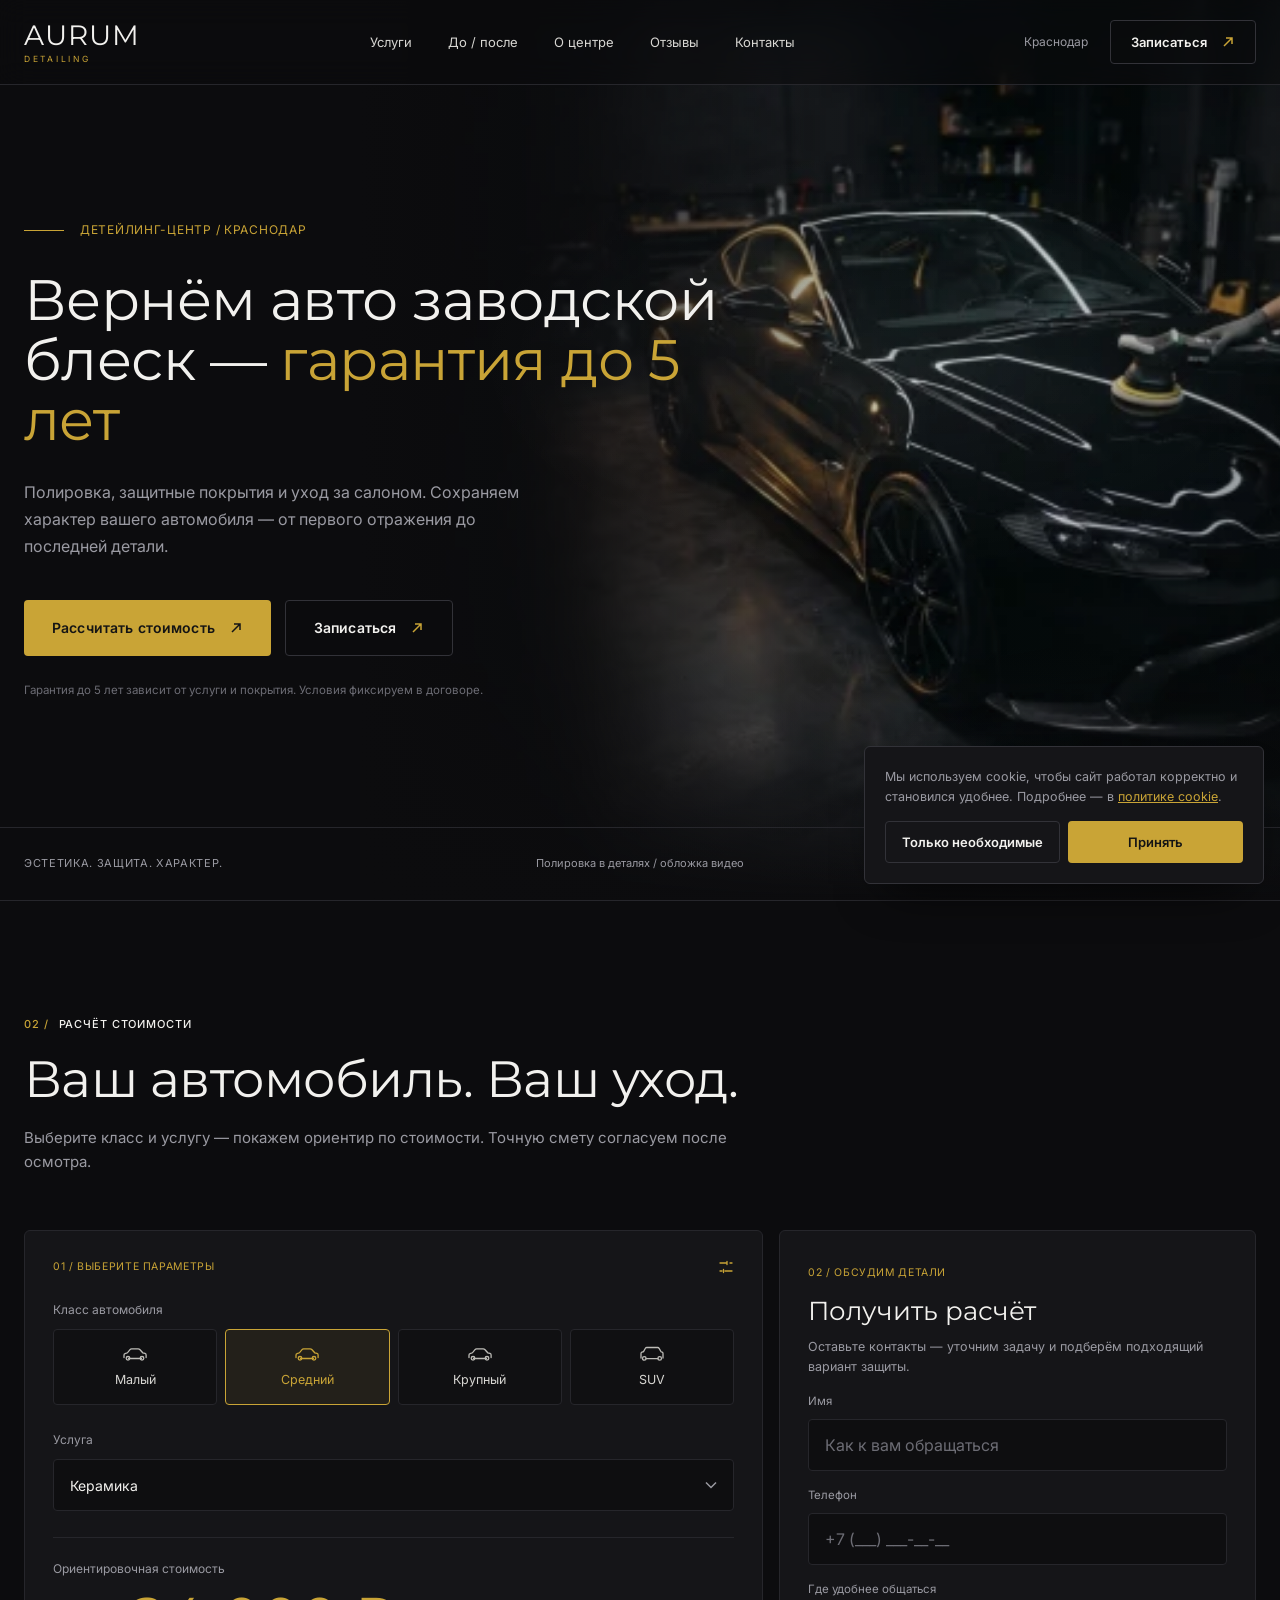
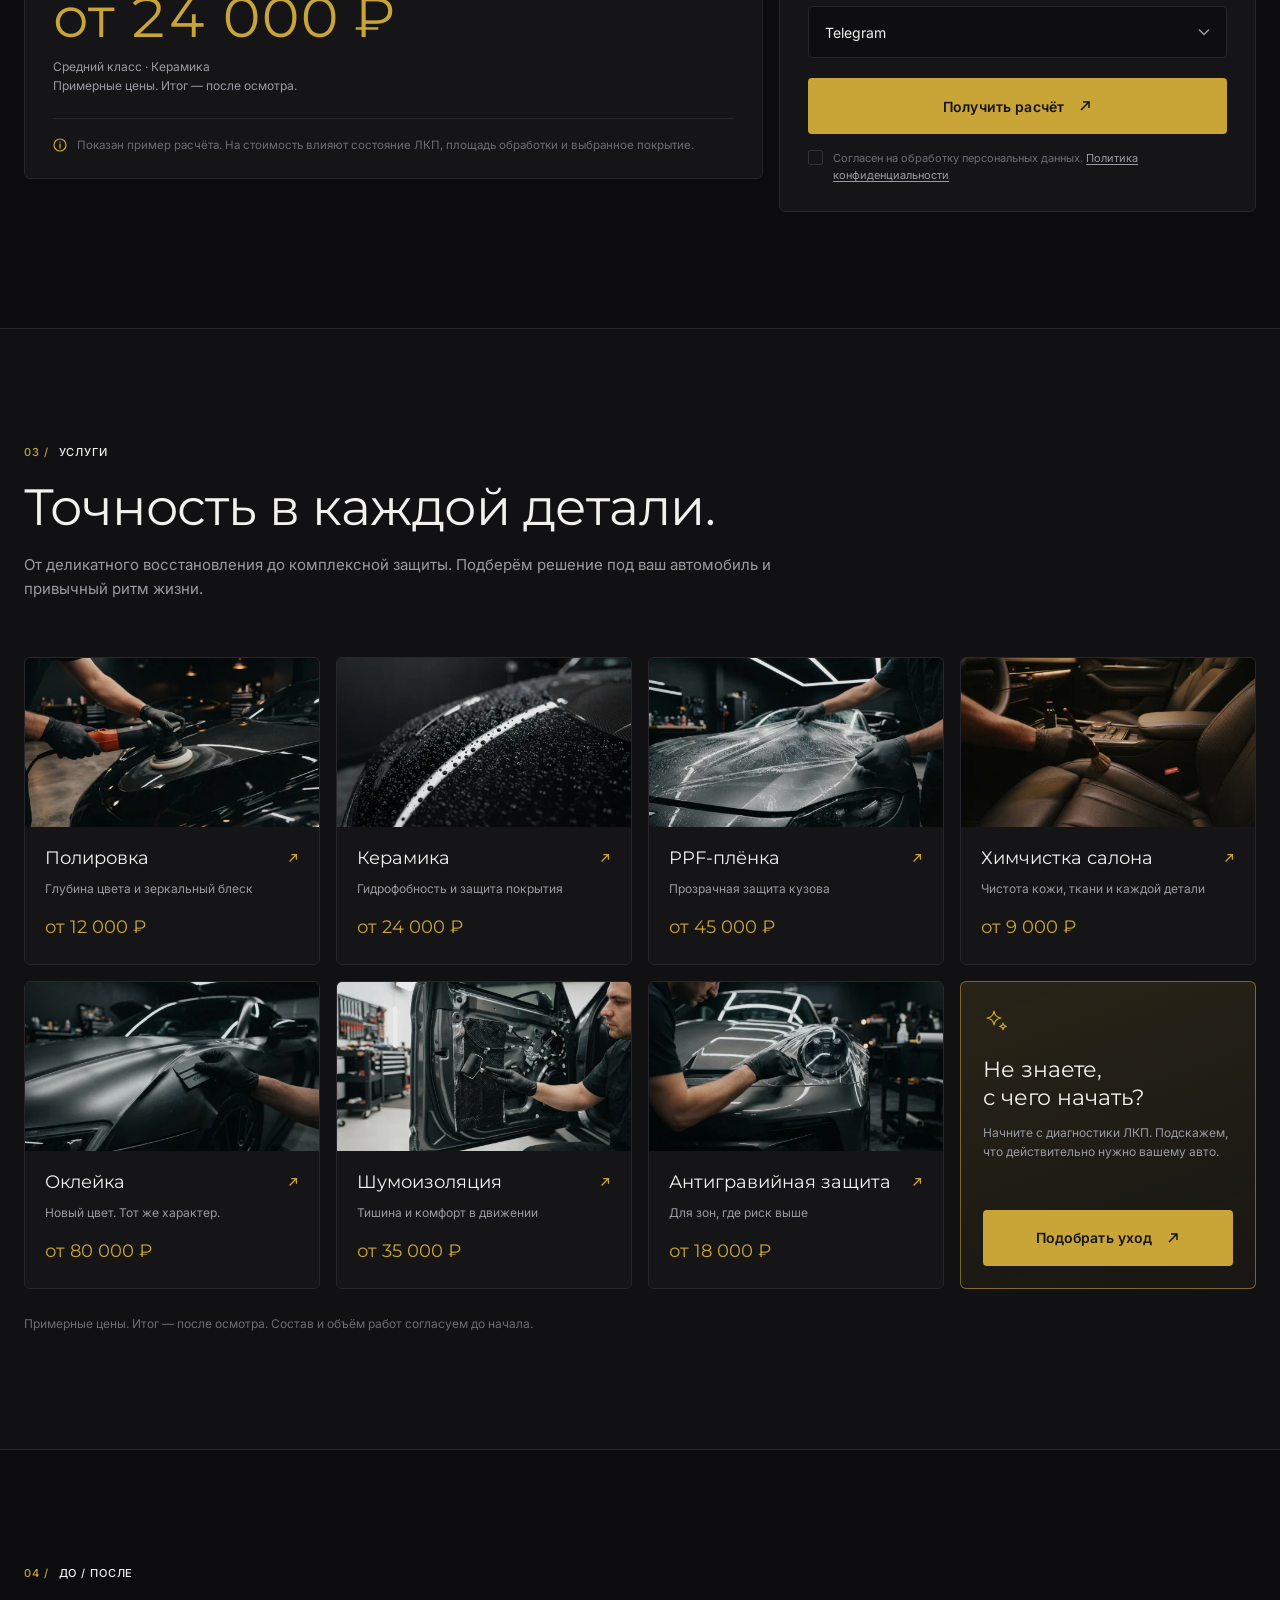
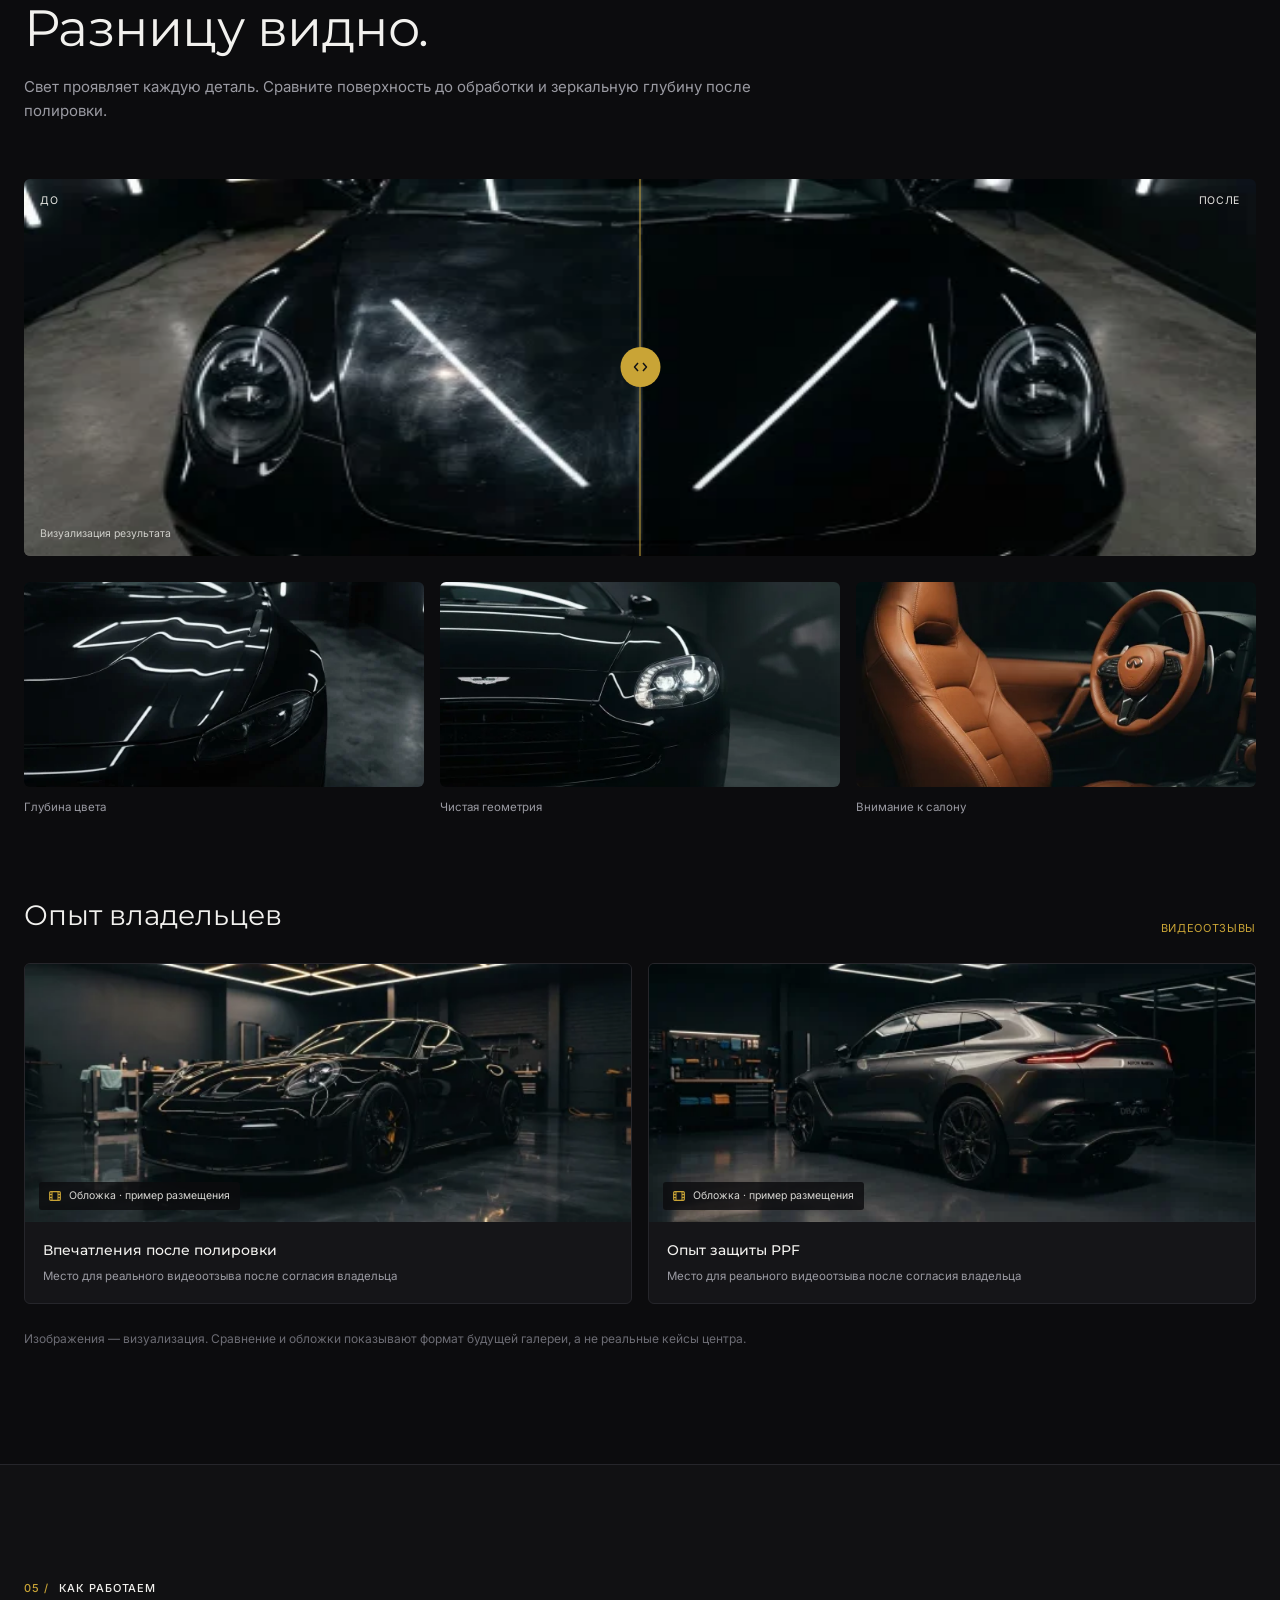
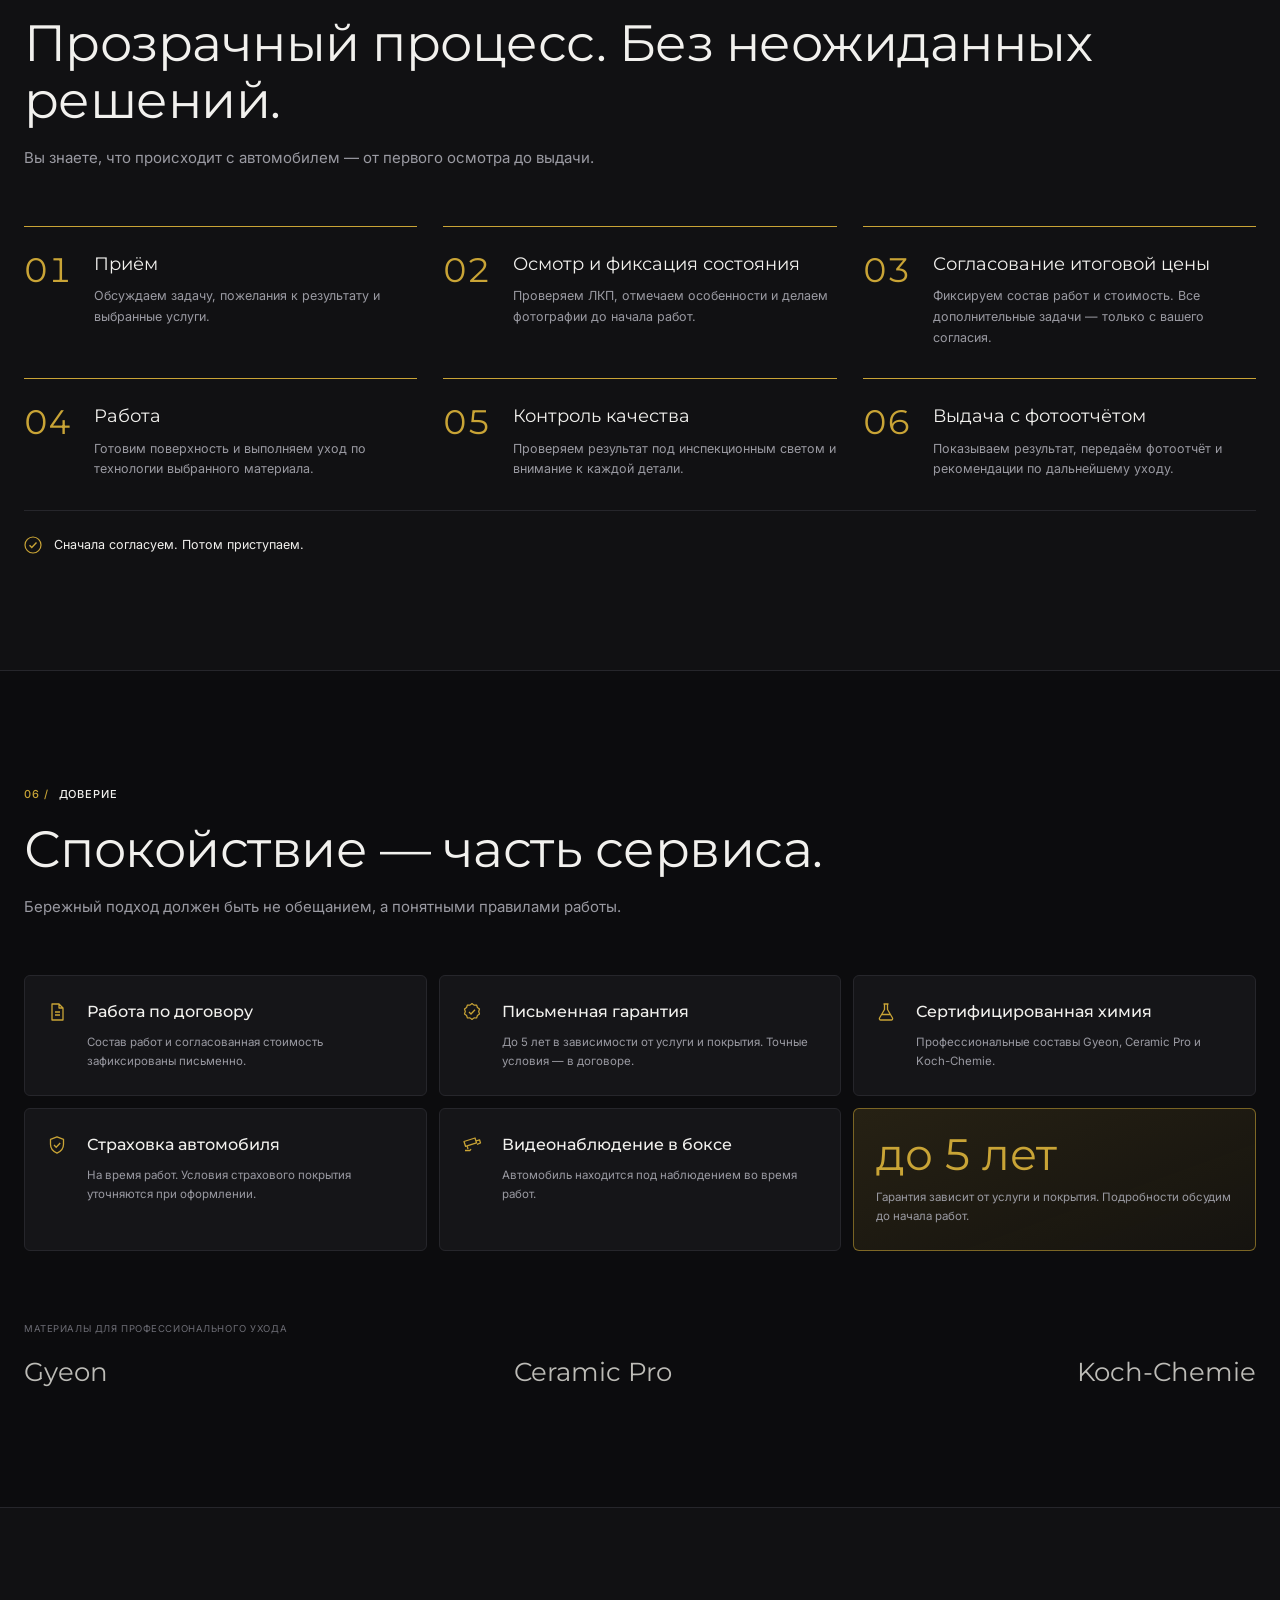
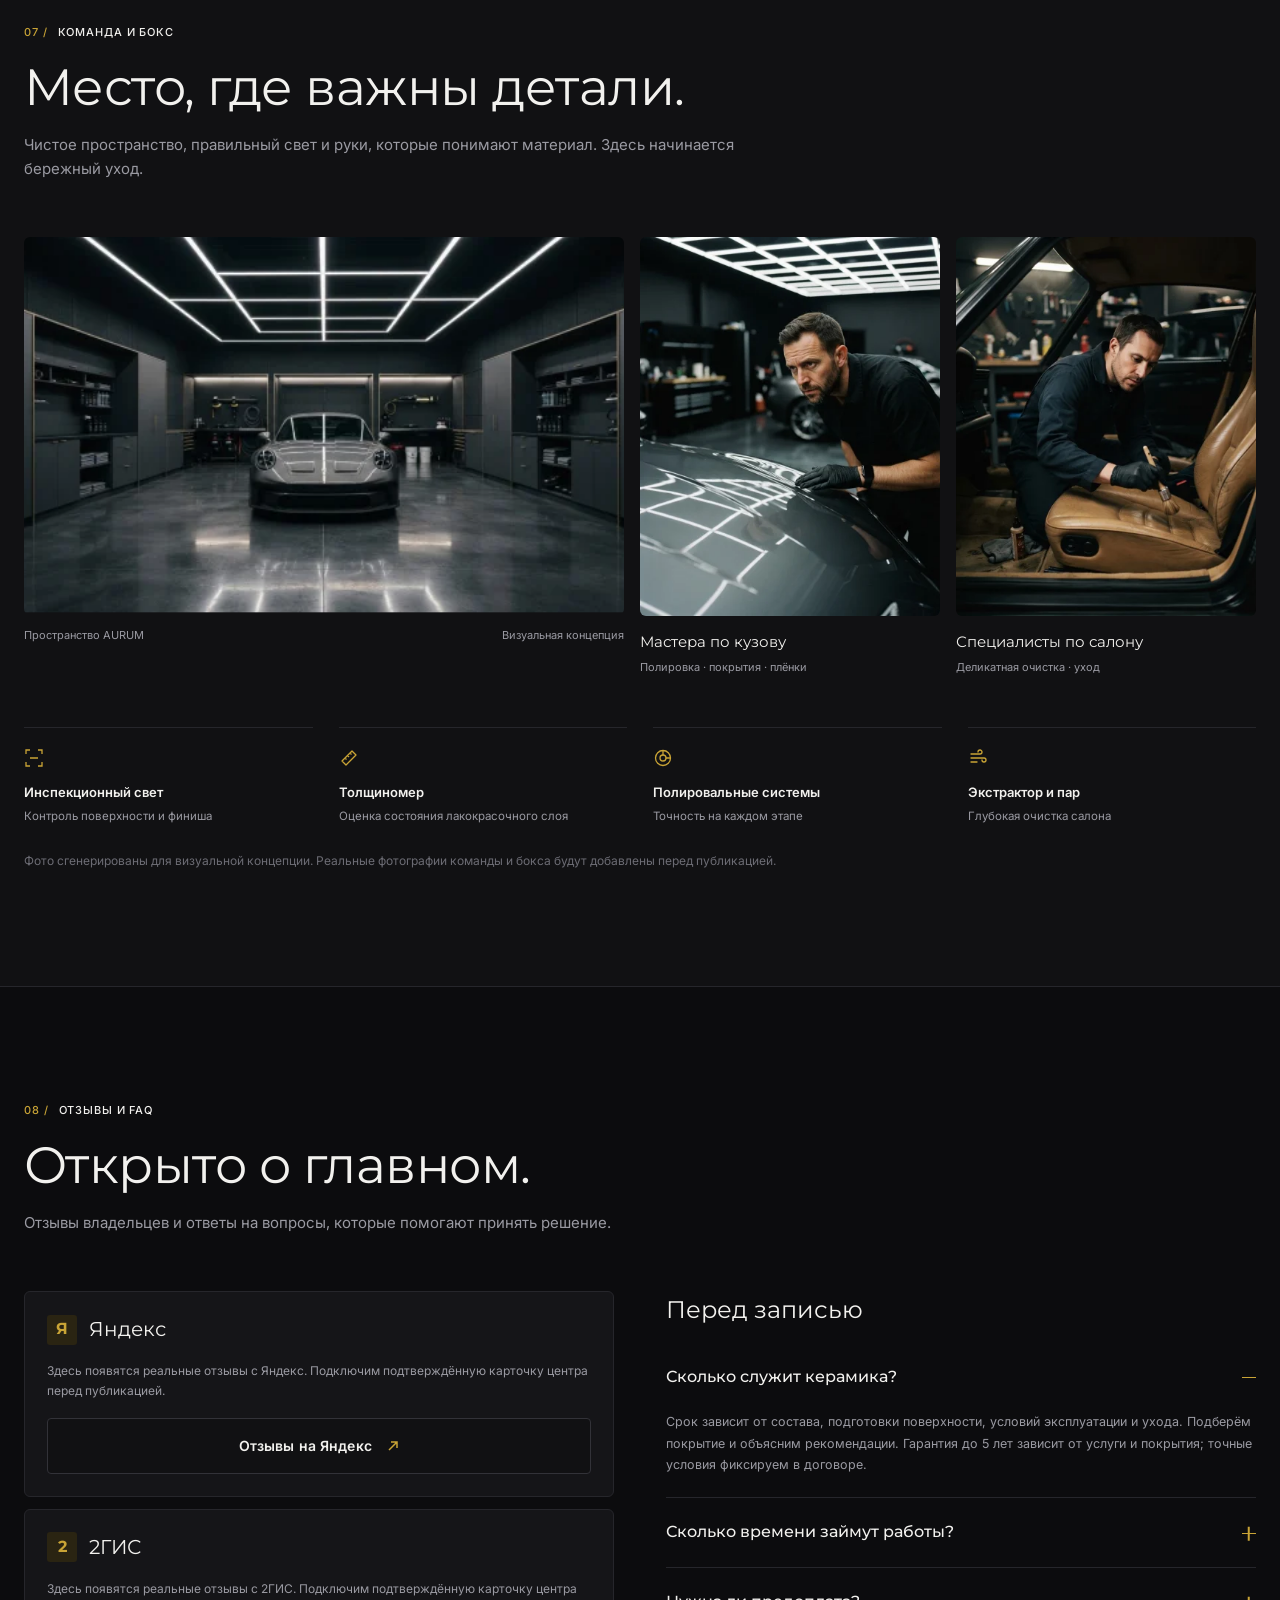
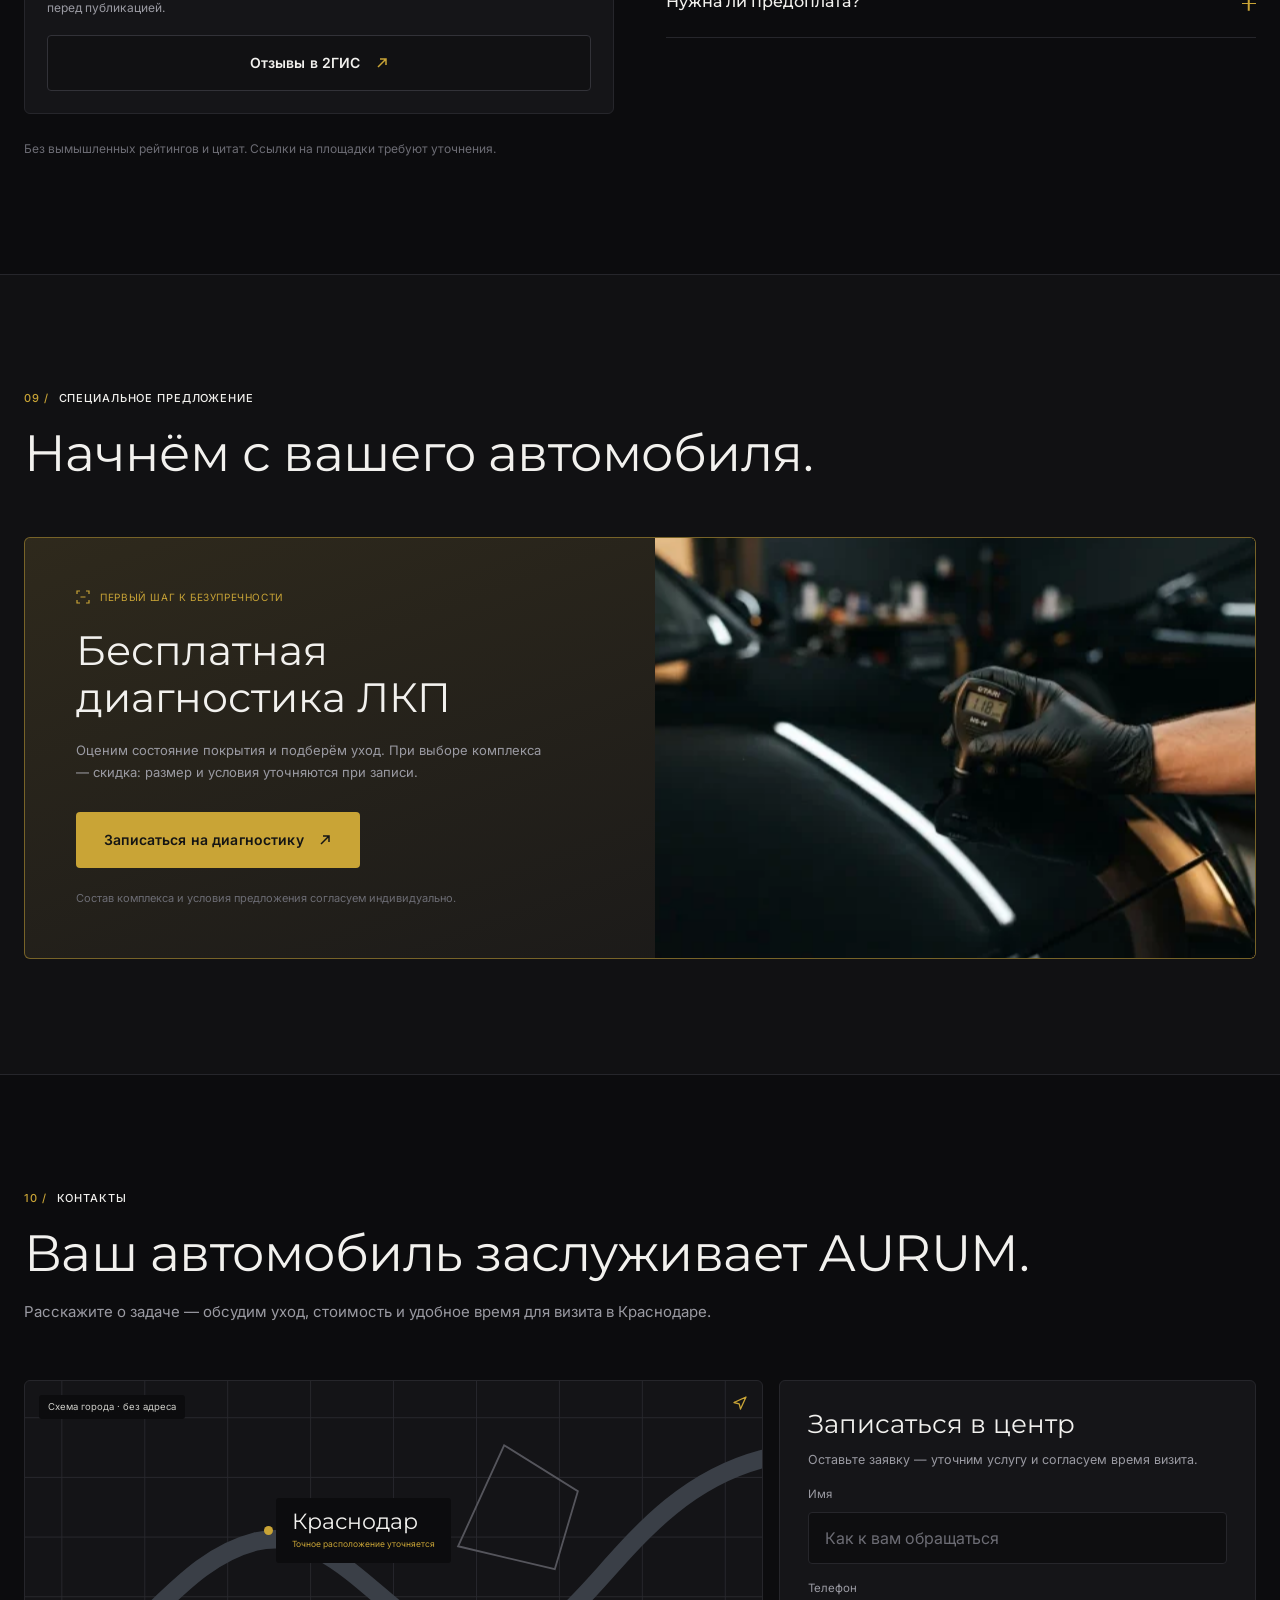
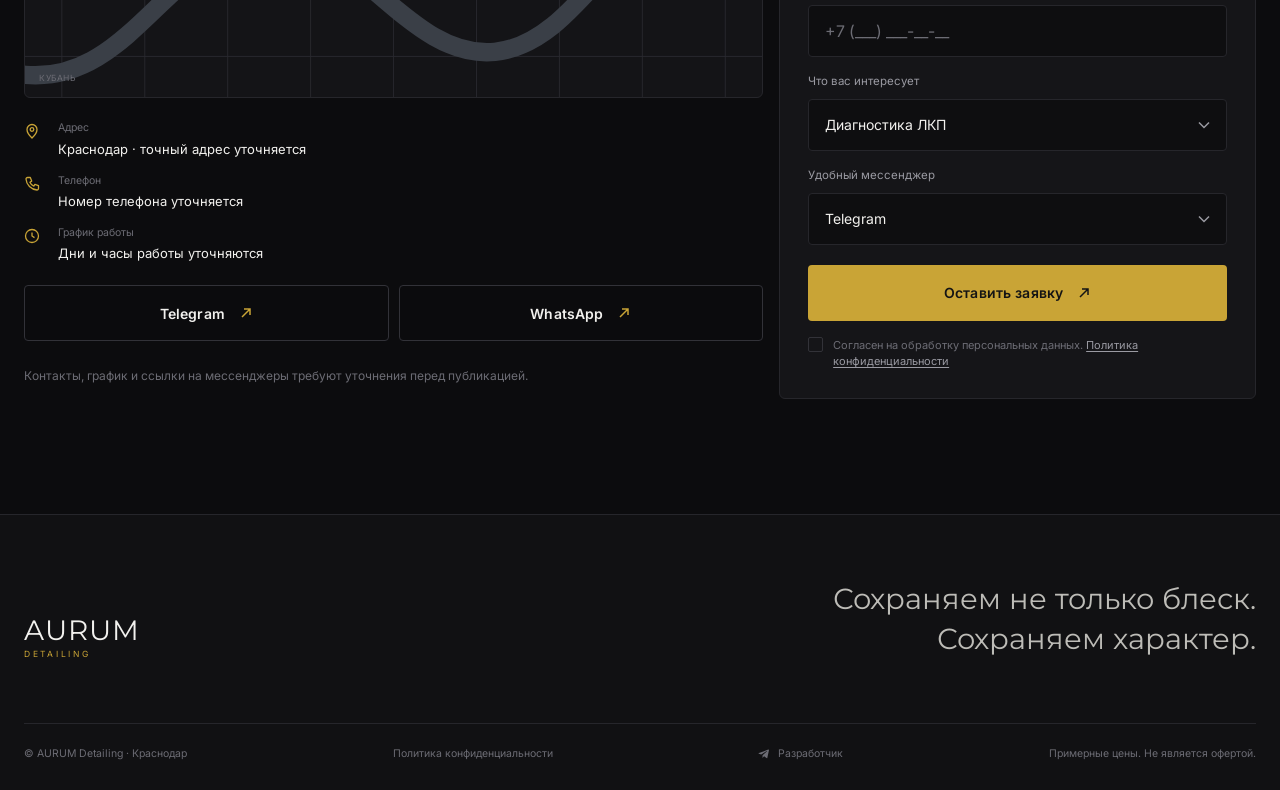
<file: index.html>
<!doctype html>
<html lang="ru">
<head>
  <meta charset="utf-8">
  <meta name="viewport" content="width=device-width, initial-scale=1, viewport-fit=cover">
  <meta name="theme-color" content="#0c0c0e">
  <meta name="format-detection" content="telephone=no">
  <title>AURUM Detailing — детейлинг-центр в Краснодаре</title>
  <meta name="description" content="AURUM Detailing, Краснодар: полировка, керамика, PPF-плёнка, химчистка салона, оклейка, шумоизоляция. Гарантия до 5 лет. Рассчитайте стоимость онлайн.">
  <link rel="icon" href="favicon.svg" type="image/svg+xml">
  <link rel="preconnect" href="https://fonts.googleapis.com">
  <link rel="preconnect" href="https://fonts.gstatic.com" crossorigin>
  <link href="https://fonts.googleapis.com/css2?family=Inter:wght@400;500;600&family=Montserrat:wght@400;500&display=swap" rel="stylesheet">
  <link rel="preload" as="image" href="img/hero.webp">
  <link rel="stylesheet" href="styles.css">
</head>
<body>

<svg width="0" height="0" style="position:absolute" aria-hidden="true">
  <symbol id="i-arr" viewBox="0 0 14 14"><path d="M3 11 11 3M5 3h6v6" fill="none" stroke="currentColor" stroke-width="1.5"/></symbol>
  <symbol id="i-car" viewBox="0 0 26 16"><path d="M2 11.5V9.2c0-.7.4-1.3 1-1.5l2.4-.9L8 3.6c.4-.5 1-.8 1.6-.8h6.6c.6 0 1.2.3 1.6.7l3 3.3 2.2.6c.7.2 1.1.8 1.1 1.5v2.6M6.5 12.5h13" fill="none" stroke="currentColor" stroke-width="1.3" stroke-linecap="round"/><circle cx="6" cy="12.3" r="1.8" fill="none" stroke="currentColor" stroke-width="1.3"/><circle cx="20" cy="12.3" r="1.8" fill="none" stroke="currentColor" stroke-width="1.3"/></symbol>
  <symbol id="i-suv" viewBox="0 0 26 16"><path d="M2 12V7.5c0-.6.4-1.1.9-1.3L4.5 5.6 6.4 2.3c.3-.5.8-.8 1.4-.8h10.9c.6 0 1.1.3 1.4.8l2 3.5 1.1.4c.5.2.8.7.8 1.2V12M7 12.6h12" fill="none" stroke="currentColor" stroke-width="1.3" stroke-linecap="round"/><circle cx="5.3" cy="12.4" r="1.8" fill="none" stroke="currentColor" stroke-width="1.3"/><circle cx="20.7" cy="12.4" r="1.8" fill="none" stroke="currentColor" stroke-width="1.3"/></symbol>
  <symbol id="i-play" viewBox="0 0 12 12"><rect x=".7" y="1.7" width="10.6" height="8.6" rx="1" fill="none" stroke="currentColor" stroke-width="1.2"/><path d="M3 1.7v8.6M9 1.7v8.6M.7 4.5H3M.7 7.5H3M9 4.5h2.3M9 7.5h2.3" stroke="currentColor" stroke-width="1"/></symbol>
</svg>

<!-- ============ Шапка ============ -->
<header class="header" id="header">
  <div class="container header__inner">
    <a href="#top" class="logo" aria-label="AURUM Detailing — на главную"><b>AURUM</b><span>DETAILING</span></a>
    <nav class="nav" id="nav">
      <a href="#services">Услуги</a>
      <a href="#results">До / после</a>
      <a href="#team">О центре</a>
      <a href="#reviews">Отзывы</a>
      <a href="#contacts">Контакты</a>
      <a href="#contacts" class="btn btn--gold nav__cta" data-topic="Диагностика ЛКП">Записаться <svg class="arr"><use href="#i-arr"/></svg></a>
    </nav>
    <div class="header__right">
      <span class="city">Краснодар</span>
      <a href="#contacts" class="btn btn--ghost btn--sm" data-topic="Диагностика ЛКП">Записаться <svg class="arr"><use href="#i-arr"/></svg></a>
      <button class="burger" id="burger" aria-label="Меню" aria-expanded="false"><span></span><span></span></button>
    </div>
  </div>
</header>

<main id="top">

  <!-- ============ 01. Первый экран ============ -->
  <section class="hero" id="hero">
    <div class="hero__media"><img src="img/hero.webp" alt="Полировка чёрного автомобиля в боксе AURUM" width="512" height="382" fetchpriority="high"></div>
    <div class="hero__shade"></div>
    <div class="hero__glare" id="glare"></div>
    <div class="container hero__inner">
      <span class="hero__kicker fade" style="--d:.1s">Детейлинг-центр / Краснодар</span>
      <h1 class="h1 lines">
        <span class="ln"><span style="--i:0">Вернём авто заводской</span></span>
        <span class="ln"><span style="--i:1">блеск — <span class="gold">гарантия до 5</span></span></span>
        <span class="ln"><span style="--i:2" class="gold">лет</span></span>
      </h1>
      <p class="hero__lead fade" style="--d:.6s">Полировка, защитные покрытия и уход за салоном. Сохраняем характер вашего автомобиля — от первого отражения до последней детали.</p>
      <div class="hero__actions fade" style="--d:.75s">
        <a href="#calc" class="btn btn--gold magnet">Рассчитать стоимость <svg class="arr"><use href="#i-arr"/></svg></a>
        <a href="#contacts" class="btn btn--ghost magnet">Записаться <svg class="arr"><use href="#i-arr"/></svg></a>
      </div>
      <p class="hero__note fade" style="--d:.9s">Гарантия до 5 лет зависит от услуги и покрытия. Условия фиксируем в договоре.</p>
    </div>
    <div class="hero__bar fade" style="--d:1.05s">
      <div class="container">
        <span class="hero__tag">Эстетика. Защита. Характер.</span>
        <span>Полировка в деталях / обложка видео</span>
        <a href="#calc" class="down" aria-label="Листать вниз"><svg width="14" height="14" viewBox="0 0 14 14"><path d="M7 1v11M2 7.5 7 12.5l5-5" fill="none" stroke="currentColor" stroke-width="1.4"/></svg></a>
      </div>
    </div>
  </section>

  <!-- ============ 02. Расчёт стоимости ============ -->
  <section class="section" id="calc">
    <div class="container">
      <div class="head">
        <span class="kicker reveal"><b>02 /</b> Расчёт стоимости</span>
        <h2 class="h2 lines"><span class="ln"><span>Ваш автомобиль. Ваш уход.</span></span></h2>
        <p class="sub reveal" style="--d:.1s">Выберите класс и услугу — покажем ориентир по стоимости. Точную смету согласуем после осмотра.</p>
      </div>

      <div class="calc">
        <div class="card calc__main reveal">
          <div class="calc__top">
            <span class="step-label">01 / Выберите параметры</span>
            <svg width="16" height="16" viewBox="0 0 16 16" aria-hidden="true"><path d="M2 4h7M12 4h2M2 12h2M7 12h7M9 2.5v3M5.5 10.5v3" fill="none" stroke="currentColor" stroke-width="1.3" stroke-linecap="round"/></svg>
          </div>
          <span class="flabel">Класс автомобиля</span>
          <div class="classes" role="radiogroup" aria-label="Класс автомобиля">
            <button type="button" class="cls" role="radio" aria-checked="false" data-k="0.85" data-name="Малый класс"><svg><use href="#i-car"/></svg>Малый</button>
            <button type="button" class="cls is-active" role="radio" aria-checked="true" data-k="1" data-name="Средний класс"><svg><use href="#i-car"/></svg>Средний</button>
            <button type="button" class="cls" role="radio" aria-checked="false" data-k="1.2" data-name="Крупный класс"><svg><use href="#i-car"/></svg>Крупный</button>
            <button type="button" class="cls" role="radio" aria-checked="false" data-k="1.35" data-name="SUV"><svg><use href="#i-suv"/></svg>SUV</button>
          </div>
          <span class="flabel" id="svcLabel">Услуга</span>
          <div class="select" id="svcSelect">
            <button type="button" class="select__btn" aria-haspopup="listbox" aria-expanded="false" aria-labelledby="svcLabel"><span class="select__value">Керамика</span><svg viewBox="0 0 12 8"><path d="m1 1.5 5 5 5-5" fill="none" stroke="currentColor" stroke-width="1.5"/></svg></button>
            <ul class="select__list" role="listbox" aria-labelledby="svcLabel">
              <li class="select__opt" role="option" data-price="12000" aria-selected="false">Полировка <small>от 12 000 ₽</small></li>
              <li class="select__opt" role="option" data-price="24000" aria-selected="true">Керамика <small>от 24 000 ₽</small></li>
              <li class="select__opt" role="option" data-price="45000" aria-selected="false">PPF-плёнка <small>от 45 000 ₽</small></li>
              <li class="select__opt" role="option" data-price="9000" aria-selected="false">Химчистка салона <small>от 9 000 ₽</small></li>
              <li class="select__opt" role="option" data-price="80000" aria-selected="false">Оклейка <small>от 80 000 ₽</small></li>
              <li class="select__opt" role="option" data-price="35000" aria-selected="false">Шумоизоляция <small>от 35 000 ₽</small></li>
              <li class="select__opt" role="option" data-price="18000" aria-selected="false">Антигравийная защита <small>от 18 000 ₽</small></li>
            </ul>
            <input type="hidden" id="svcValue" value="Керамика">
          </div>
          <div class="calc__res">
            <span class="flabel">Ориентировочная стоимость</span>
            <div class="price" id="price" aria-live="polite">от 24 000 ₽</div>
            <p class="calc__meta"><span id="priceMeta">Средний класс · Керамика</span><br>Примерные цены. Итог — после осмотра.</p>
          </div>
          <p class="calc__info"><svg viewBox="0 0 14 14" aria-hidden="true"><circle cx="7" cy="7" r="6" fill="none" stroke="currentColor" stroke-width="1.2"/><path d="M7 6.2v3.8M7 4.2v.1" stroke="currentColor" stroke-width="1.3" stroke-linecap="round"/></svg>Показан пример расчёта. На стоимость влияют состояние ЛКП, площадь обработки и выбранное покрытие.</p>
        </div>

        <form class="card form reveal" style="--d:.12s" id="calcForm" novalidate>
          <span class="step-label">02 / Обсудим детали</span>
          <h3>Получить расчёт</h3>
          <p>Оставьте контакты — уточним задачу и подберём подходящий вариант защиты.</p>
          <label class="field"><span>Имя</span><input type="text" name="name" placeholder="Как к вам обращаться" autocomplete="name" required></label>
          <label class="field"><span>Телефон</span><input type="tel" name="phone" class="phone" placeholder="+7 (___) ___-__-__" autocomplete="tel" required></label>
          <div class="field select" data-name="messenger">
            <span class="field__label" id="m1">Где удобнее общаться</span>
            <button type="button" class="select__btn" aria-haspopup="listbox" aria-expanded="false" aria-labelledby="m1"><span class="select__value">Telegram</span><svg viewBox="0 0 12 8"><path d="m1 1.5 5 5 5-5" fill="none" stroke="currentColor" stroke-width="1.5"/></svg></button>
            <ul class="select__list" role="listbox" aria-labelledby="m1">
              <li class="select__opt" role="option" aria-selected="true">Telegram</li>
              <li class="select__opt" role="option" aria-selected="false">WhatsApp</li>
              <li class="select__opt" role="option" aria-selected="false">Телефонный звонок</li>
            </ul>
            <input type="hidden" name="messenger" value="Telegram">
          </div>
          <input type="hidden" name="calc" value="">
          <button type="submit" class="btn btn--gold btn--block">Получить расчёт <svg class="arr"><use href="#i-arr"/></svg></button>
          <label class="consent"><input type="checkbox" name="consent" required><span class="consent__box" aria-hidden="true"></span><span>Согласен на обработку персональных данных. <a href="privacy.html" target="_blank">Политика конфиденциальности</a></span></label>
          <div class="form__ok" role="status"><svg viewBox="0 0 46 46"><circle cx="23" cy="23" r="21" fill="none" stroke="currentColor" stroke-width="1.5"/><path d="m14 23.5 6 6 12-13" fill="none" stroke="currentColor" stroke-width="1.8"/></svg><b>Заявка отправлена</b><span>Свяжемся с вами в ближайшее время и уточним детали.</span></div>
        </form>
      </div>
    </div>
  </section>

  <!-- ============ 03. Услуги ============ -->
  <section class="section section--alt" id="services">
    <div class="container">
      <div class="head">
        <span class="kicker reveal"><b>03 /</b> Услуги</span>
        <h2 class="h2 lines"><span class="ln"><span>Точность в каждой детали.</span></span></h2>
        <p class="sub reveal" style="--d:.1s">От деликатного восстановления до комплексной защиты. Подберём решение под ваш автомобиль и привычный ритм жизни.</p>
      </div>

      <div class="services">
        <a href="#calc" class="card svc reveal" data-service="Полировка"><div class="svc__img"><img src="img/s_polish.webp" alt="Полировка кузова" loading="lazy" width="512" height="285"></div><div class="svc__body"><span class="svc__title">Полировка<svg><use href="#i-arr"/></svg></span><p>Глубина цвета и зеркальный блеск</p><span class="svc__price">от 12 000 ₽</span></div></a>
        <a href="#calc" class="card svc reveal" style="--d:.06s" data-service="Керамика"><div class="svc__img"><img src="img/s_ceramic.webp" alt="Керамическое покрытие" loading="lazy" width="512" height="285"></div><div class="svc__body"><span class="svc__title">Керамика<svg><use href="#i-arr"/></svg></span><p>Гидрофобность и защита покрытия</p><span class="svc__price">от 24 000 ₽</span></div></a>
        <a href="#calc" class="card svc reveal" style="--d:.12s" data-service="PPF-плёнка"><div class="svc__img"><img src="img/s_ppf.webp" alt="Оклейка PPF-плёнкой" loading="lazy" width="512" height="285"></div><div class="svc__body"><span class="svc__title">PPF-плёнка<svg><use href="#i-arr"/></svg></span><p>Прозрачная защита кузова</p><span class="svc__price">от 45 000 ₽</span></div></a>
        <a href="#calc" class="card svc reveal" style="--d:.18s" data-service="Химчистка салона"><div class="svc__img"><img src="img/s_interior.webp" alt="Химчистка салона" loading="lazy" width="512" height="285"></div><div class="svc__body"><span class="svc__title">Химчистка салона<svg><use href="#i-arr"/></svg></span><p>Чистота кожи, ткани и каждой детали</p><span class="svc__price">от 9 000 ₽</span></div></a>
        <a href="#calc" class="card svc reveal" data-service="Оклейка"><div class="svc__img"><img src="img/s_wrap.webp" alt="Оклейка кузова" loading="lazy" width="512" height="343"></div><div class="svc__body"><span class="svc__title">Оклейка<svg><use href="#i-arr"/></svg></span><p>Новый цвет. Тот же характер.</p><span class="svc__price">от 80 000 ₽</span></div></a>
        <a href="#calc" class="card svc reveal" style="--d:.06s" data-service="Шумоизоляция"><div class="svc__img"><img src="img/s_noise.webp" alt="Шумоизоляция" loading="lazy" width="512" height="343"></div><div class="svc__body"><span class="svc__title">Шумоизоляция<svg><use href="#i-arr"/></svg></span><p>Тишина и комфорт в движении</p><span class="svc__price">от 35 000 ₽</span></div></a>
        <a href="#calc" class="card svc reveal" style="--d:.12s" data-service="Антигравийная защита"><div class="svc__img"><img src="img/s_gravel.webp" alt="Антигравийная защита" loading="lazy" width="512" height="343"></div><div class="svc__body"><span class="svc__title">Антигравийная защита<svg><use href="#i-arr"/></svg></span><p>Для зон, где риск выше</p><span class="svc__price">от 18 000 ₽</span></div></a>
        <div class="card svc svc--cta reveal" style="--d:.18s">
          <div>
            <svg class="spark" viewBox="0 0 26 26" aria-hidden="true"><path d="M11 3c.6 4.6 2.4 6.4 7 7-4.6.6-6.4 2.4-7 7-.6-4.6-2.4-6.4-7-7 4.6-.6 6.4-2.4 7-7ZM20 15c.3 2.2 1.1 3 3.3 3.3-2.2.3-3 1.1-3.3 3.3-.3-2.2-1.1-3-3.3-3.3 2.2-.3 3-1.1 3.3-3.3Z" fill="none" stroke="currentColor" stroke-width="1.2" stroke-linejoin="round"/></svg>
            <h3>Не знаете,<br>с чего начать?</h3>
            <p>Начните с диагностики ЛКП. Подскажем, что действительно нужно вашему авто.</p>
          </div>
          <a href="#contacts" class="btn btn--gold btn--block" data-topic="Диагностика ЛКП">Подобрать уход <svg class="arr"><use href="#i-arr"/></svg></a>
        </div>
      </div>
      <p class="note reveal">Примерные цены. Итог — после осмотра. Состав и объём работ согласуем до начала.</p>
    </div>
  </section>

  <!-- ============ 04. До / после ============ -->
  <section class="section" id="results">
    <div class="container">
      <div class="head">
        <span class="kicker reveal"><b>04 /</b> До / после</span>
        <h2 class="h2 lines"><span class="ln"><span>Разницу видно.</span></span></h2>
        <p class="sub reveal" style="--d:.1s">Свет проявляет каждую деталь. Сравните поверхность до обработки и зеркальную глубину после полировки.</p>
      </div>

      <div class="compare reveal" id="compare" role="slider" aria-label="Сравнение до и после" aria-valuemin="0" aria-valuemax="100" aria-valuenow="50" tabindex="0">
        <div class="compare__layer compare__layer--after" role="img" aria-label="Кузов после полировки"><span class="compare__half compare__half--l"></span><span class="compare__half compare__half--r"></span></div>
        <div class="compare__layer compare__layer--before" role="img" aria-label="Кузов до полировки"><span class="compare__half compare__half--l"></span><span class="compare__half compare__half--r"></span></div>
        <span class="compare__line"><span class="compare__handle"><svg width="14" height="10" viewBox="0 0 14 10"><path d="M4.5 1 1 5l3.5 4M9.5 1 13 5 9.5 9" fill="none" stroke="currentColor" stroke-width="1.5"/></svg></span></span>
        <span class="compare__lbl compare__lbl--l">До</span>
        <span class="compare__lbl compare__lbl--r">После</span>
        <span class="compare__cap">Визуализация результата</span>
      </div>

      <div class="details">
        <figure class="detail reveal"><figure><img src="img/d_depth.webp" alt="Глубина цвета" loading="lazy"></figure><figcaption>Глубина цвета</figcaption></figure>
        <figure class="detail reveal" style="--d:.08s"><figure><img src="img/d_geom.webp" alt="Чистая геометрия" loading="lazy"></figure><figcaption>Чистая геометрия</figcaption></figure>
        <figure class="detail reveal" style="--d:.16s"><figure><img src="img/d_salon.webp" alt="Внимание к салону" loading="lazy"></figure><figcaption>Внимание к салону</figcaption></figure>
      </div>

      <div class="owners">
        <div class="head--row">
          <h3 class="reveal">Опыт владельцев</h3>
          <a href="#reviews" class="link-gold reveal">Видеоотзывы</a>
        </div>
        <div class="videos">
          <article class="card video reveal">
            <div class="video__img"><img src="img/v_polish.webp" alt="Чёрный спорткар после полировки" loading="lazy"><span class="play" aria-hidden="true"><svg width="16" height="16" viewBox="0 0 16 16"><path d="M5 3v10l8-5z" fill="currentColor"/></svg></span><span class="video__badge"><svg><use href="#i-play"/></svg>Обложка · пример размещения</span></div>
            <div class="video__body"><b>Впечатления после полировки</b><p>Место для реального видеоотзыва после согласия владельца</p></div>
          </article>
          <article class="card video reveal" style="--d:.1s">
            <div class="video__img"><img src="img/v_ppf.webp" alt="Кроссовер с защитной плёнкой" loading="lazy"><span class="play" aria-hidden="true"><svg width="16" height="16" viewBox="0 0 16 16"><path d="M5 3v10l8-5z" fill="currentColor"/></svg></span><span class="video__badge"><svg><use href="#i-play"/></svg>Обложка · пример размещения</span></div>
            <div class="video__body"><b>Опыт защиты PPF</b><p>Место для реального видеоотзыва после согласия владельца</p></div>
          </article>
        </div>
        <p class="note">Изображения — визуализация. Сравнение и обложки показывают формат будущей галереи, а не реальные кейсы центра.</p>
      </div>
    </div>
  </section>

  <!-- ============ 05. Как работаем ============ -->
  <section class="section section--alt" id="process">
    <div class="container">
      <div class="head">
        <span class="kicker reveal"><b>05 /</b> Как работаем</span>
        <h2 class="h2 lines"><span class="ln"><span>Прозрачный процесс. Без неожиданных</span></span><span class="ln"><span style="--i:1">решений.</span></span></h2>
        <p class="sub reveal" style="--d:.1s">Вы знаете, что происходит с автомобилем — от первого осмотра до выдачи.</p>
      </div>
      <div class="process">
        <div class="pstep reveal"><span class="pstep__num">01</span><div><h3>Приём</h3><p>Обсуждаем задачу, пожелания к результату и выбранные услуги.</p></div></div>
        <div class="pstep reveal" style="--d:.1s"><span class="pstep__num">02</span><div><h3>Осмотр и фиксация состояния</h3><p>Проверяем ЛКП, отмечаем особенности и делаем фотографии до начала работ.</p></div></div>
        <div class="pstep reveal" style="--d:.2s"><span class="pstep__num">03</span><div><h3>Согласование итоговой цены</h3><p>Фиксируем состав работ и стоимость. Все дополнительные задачи — только с вашего согласия.</p></div></div>
        <div class="pstep reveal"><span class="pstep__num">04</span><div><h3>Работа</h3><p>Готовим поверхность и выполняем уход по технологии выбранного материала.</p></div></div>
        <div class="pstep reveal" style="--d:.1s"><span class="pstep__num">05</span><div><h3>Контроль качества</h3><p>Проверяем результат под инспекционным светом и внимание к каждой детали.</p></div></div>
        <div class="pstep reveal" style="--d:.2s"><span class="pstep__num">06</span><div><h3>Выдача с фотоотчётом</h3><p>Показываем результат, передаём фотоотчёт и рекомендации по дальнейшему уходу.</p></div></div>
      </div>
      <p class="process__foot reveal"><svg viewBox="0 0 18 18" aria-hidden="true"><circle cx="9" cy="9" r="8" fill="none" stroke="currentColor" stroke-width="1.2"/><path d="m5.5 9.2 2.3 2.3 4.7-5" fill="none" stroke="currentColor" stroke-width="1.4"/></svg>Сначала согласуем. Потом приступаем.</p>
    </div>
  </section>

  <!-- ============ 06. Доверие ============ -->
  <section class="section" id="trust">
    <div class="container">
      <div class="head">
        <span class="kicker reveal"><b>06 /</b> Доверие</span>
        <h2 class="h2 lines"><span class="ln"><span>Спокойствие — часть сервиса.</span></span></h2>
        <p class="sub reveal" style="--d:.1s">Бережный подход должен быть не обещанием, а понятными правилами работы.</p>
      </div>
      <div class="trust">
        <div class="card tcard reveal"><svg viewBox="0 0 20 20" aria-hidden="true"><path d="M5 2h7l4 4v12H5zM12 2v4h4M8 10h5M8 13h5" fill="none" stroke="currentColor" stroke-width="1.3" stroke-linejoin="round"/></svg><div><h3>Работа по договору</h3><p>Состав работ и согласованная стоимость зафиксированы письменно.</p></div></div>
        <div class="card tcard reveal" style="--d:.08s"><svg viewBox="0 0 20 20" aria-hidden="true"><path d="M10 1.5l2 1.6 2.6-.1.8 2.5 2.1 1.5-.8 2.5.8 2.5-2.1 1.5-.8 2.5-2.6-.1-2 1.6-2-1.6-2.6.1-.8-2.5-2.1-1.5.8-2.5-.8-2.5 2.1-1.5.8-2.5 2.6.1z" fill="none" stroke="currentColor" stroke-width="1.2" stroke-linejoin="round"/><path d="m7 10 2 2 4-4.2" fill="none" stroke="currentColor" stroke-width="1.3"/></svg><div><h3>Письменная гарантия</h3><p>До 5 лет в зависимости от услуги и покрытия. Точные условия — в договоре.</p></div></div>
        <div class="card tcard reveal" style="--d:.16s"><svg viewBox="0 0 20 20" aria-hidden="true"><path d="M7.5 2h5M8.5 2v5.5L3.5 16a1.4 1.4 0 0 0 1.2 2h10.6a1.4 1.4 0 0 0 1.2-2l-5-8.5V2M5.6 12.5h8.8" fill="none" stroke="currentColor" stroke-width="1.3" stroke-linejoin="round"/></svg><div><h3>Сертифицированная химия</h3><p>Профессиональные составы Gyeon, Ceramic Pro и Koch-Chemie.</p></div></div>
        <div class="card tcard reveal"><svg viewBox="0 0 20 20" aria-hidden="true"><path d="M10 1.8 3.5 4.3v5c0 4.2 2.8 7.3 6.5 8.9 3.7-1.6 6.5-4.7 6.5-8.9v-5z" fill="none" stroke="currentColor" stroke-width="1.3" stroke-linejoin="round"/><path d="m7 10 2.2 2.2L13.2 8" fill="none" stroke="currentColor" stroke-width="1.3"/></svg><div><h3>Страховка автомобиля</h3><p>На время работ. Условия страхового покрытия уточняются при оформлении.</p></div></div>
        <div class="card tcard reveal" style="--d:.08s"><svg viewBox="0 0 20 20" aria-hidden="true"><path d="M2 6.5 13 3l1.5 4.8L3.5 11.3zM5 10.6l1 3.4M3 15.5h5l1-1.5M14 6l3.5-1.2 1 3.2L15 9.3" fill="none" stroke="currentColor" stroke-width="1.3" stroke-linejoin="round"/></svg><div><h3>Видеонаблюдение в боксе</h3><p>Автомобиль находится под наблюдением во время работ.</p></div></div>
        <div class="card tcard tcard--gold reveal" style="--d:.16s"><b><span data-count="5">до 5</span> лет</b><p>Гарантия зависит от услуги и покрытия. Подробности обсудим до начала работ.</p></div>
      </div>
      <div class="brands reveal">
        <span>Материалы для профессионального ухода</span>
        <div class="brands__row"><span>Gyeon</span><span>Ceramic Pro</span><span>Koch-Chemie</span></div>
      </div>
    </div>
  </section>

  <!-- ============ 07. Команда и бокс ============ -->
  <section class="section section--alt" id="team">
    <div class="container">
      <div class="head">
        <span class="kicker reveal"><b>07 /</b> Команда и бокс</span>
        <h2 class="h2 lines"><span class="ln"><span>Место, где важны детали.</span></span></h2>
        <p class="sub reveal" style="--d:.1s">Чистое пространство, правильный свет и руки, которые понимают материал. Здесь начинается бережный уход.</p>
      </div>
      <div class="team">
        <div class="team__big reveal"><figure><img src="img/space.webp" alt="Бокс AURUM с инспекционным светом" loading="lazy" data-parallax=".06"></figure><div class="team__cap"><span>Пространство AURUM</span><span>Визуальная концепция</span></div></div>
        <div class="team__card reveal" style="--d:.1s"><figure><img src="img/team_body.webp" alt="Мастер по кузову" loading="lazy"></figure><b>Мастера по кузову</b><span>Полировка · покрытия · плёнки</span></div>
        <div class="team__card reveal" style="--d:.2s"><figure><img src="img/team_salon.webp" alt="Специалист по салону" loading="lazy"></figure><b>Специалисты по салону</b><span>Деликатная очистка · уход</span></div>
      </div>
      <div class="equip">
        <div class="reveal"><svg viewBox="0 0 20 20" aria-hidden="true"><path d="M2 6V2h4M14 2h4v4M18 14v4h-4M6 18H2v-4M6 10h8" fill="none" stroke="currentColor" stroke-width="1.3"/></svg><b>Инспекционный свет</b><span>Контроль поверхности и финиша</span></div>
        <div class="reveal" style="--d:.08s"><svg viewBox="0 0 20 20" aria-hidden="true"><path d="m3 13 10-10 4 4-10 10zM6 10l1.5 1.5M8.5 7.5 10 9M11 5l1.5 1.5" fill="none" stroke="currentColor" stroke-width="1.3" stroke-linejoin="round"/></svg><b>Толщиномер</b><span>Оценка состояния лакокрасочного слоя</span></div>
        <div class="reveal" style="--d:.16s"><svg viewBox="0 0 20 20" aria-hidden="true"><circle cx="10" cy="10" r="7.5" fill="none" stroke="currentColor" stroke-width="1.3"/><circle cx="10" cy="10" r="3" fill="none" stroke="currentColor" stroke-width="1.3"/><path d="M10 2.5v4.5M17.5 10H13" stroke="currentColor" stroke-width="1.3"/></svg><b>Полировальные системы</b><span>Точность на каждом этапе</span></div>
        <div class="reveal" style="--d:.24s"><svg viewBox="0 0 20 20" aria-hidden="true"><path d="M3 6h9a2 2 0 1 0-2-2M3 10h13a2 2 0 1 1-2 2M3 14h6" fill="none" stroke="currentColor" stroke-width="1.3" stroke-linecap="round"/></svg><b>Экстрактор и пар</b><span>Глубокая очистка салона</span></div>
      </div>
      <p class="note reveal">Фото сгенерированы для визуальной концепции. Реальные фотографии команды и бокса будут добавлены перед публикацией.</p>
    </div>
  </section>

  <!-- ============ 08. Отзывы и FAQ ============ -->
  <section class="section" id="reviews">
    <div class="container">
      <div class="head">
        <span class="kicker reveal"><b>08 /</b> Отзывы и FAQ</span>
        <h2 class="h2 lines"><span class="ln"><span>Открыто о главном.</span></span></h2>
        <p class="sub reveal" style="--d:.1s">Отзывы владельцев и ответы на вопросы, которые помогают принять решение.</p>
      </div>
      <div class="reviews">
        <div>
          <div class="platforms">
            <div class="card platform reveal">
              <div class="platform__head"><i>Я</i>Яндекс</div>
              <p>Здесь появятся реальные отзывы с Яндекс. Подключим подтверждённую карточку центра перед публикацией.</p>
              <a href="https://yandex.ru/maps/?text=AURUM%20Detailing%20%D0%9A%D1%80%D0%B0%D1%81%D0%BD%D0%BE%D0%B4%D0%B0%D1%80" target="_blank" rel="noopener" class="btn btn--ghost btn--block">Отзывы на Яндекс <svg class="arr"><use href="#i-arr"/></svg></a>
            </div>
            <div class="card platform reveal" style="--d:.1s">
              <div class="platform__head"><i>2</i>2ГИС</div>
              <p>Здесь появятся реальные отзывы с 2ГИС. Подключим подтверждённую карточку центра перед публикацией.</p>
              <a href="https://2gis.ru/krasnodar/search/AURUM%20Detailing" target="_blank" rel="noopener" class="btn btn--ghost btn--block">Отзывы в 2ГИС <svg class="arr"><use href="#i-arr"/></svg></a>
            </div>
          </div>
          <p class="note">Без вымышленных рейтингов и цитат. Ссылки на площадки требуют уточнения.</p>
        </div>
        <div class="faq reveal" style="--d:.1s">
          <h3>Перед записью</h3>
          <div class="faq__list">
            <div class="qa is-open"><button class="qa__q" aria-expanded="true">Сколько служит керамика?<i class="qa__ico"></i></button><div class="qa__a"><p>Срок зависит от состава, подготовки поверхности, условий эксплуатации и ухода. Подберём покрытие и объясним рекомендации. Гарантия до 5 лет зависит от услуги и покрытия; точные условия фиксируем в договоре.</p></div></div>
            <div class="qa"><button class="qa__q" aria-expanded="false">Сколько времени займут работы?<i class="qa__ico"></i></button><div class="qa__a"><p>Зависит от услуги, состояния автомобиля и объёма подготовки. Сроки согласуем после осмотра и до начала работ — вместе с итоговой стоимостью.</p></div></div>
            <div class="qa"><button class="qa__q" aria-expanded="false">Нужна ли предоплата?<i class="qa__ico"></i></button><div class="qa__a"><p>Условия предоплаты уточняются при записи и фиксируются при согласовании заказа. До подтверждения расскажем о порядке оплаты.</p></div></div>
          </div>
        </div>
      </div>
    </div>
  </section>

  <!-- ============ 09. Специальное предложение ============ -->
  <section class="section section--alt" id="offer">
    <div class="container">
      <div class="head">
        <span class="kicker reveal"><b>09 /</b> Специальное предложение</span>
        <h2 class="h2 lines"><span class="ln"><span>Начнём с вашего автомобиля.</span></span></h2>
      </div>
      <div class="card offer reveal">
        <div class="offer__body">
          <span class="offer__kicker"><svg viewBox="0 0 14 14" aria-hidden="true"><path d="M1 4V1h3M10 1h3v3M13 10v3h-3M4 13H1v-3M4.5 7h5" fill="none" stroke="currentColor" stroke-width="1.2"/></svg>Первый шаг к безупречности</span>
          <h3>Бесплатная<br>диагностика ЛКП</h3>
          <p>Оценим состояние покрытия и подберём уход. При выборе комплекса — скидка: размер и условия уточняются при записи.</p>
          <a href="#contacts" class="btn btn--gold magnet" data-topic="Диагностика ЛКП">Записаться на диагностику <svg class="arr"><use href="#i-arr"/></svg></a>
          <small>Состав комплекса и условия предложения согласуем индивидуально.</small>
        </div>
        <div class="offer__img"><img src="img/offer.webp" alt="Замер толщины лакокрасочного покрытия" loading="lazy" data-parallax=".08"></div>
      </div>
    </div>
  </section>

  <!-- ============ 10. Контакты ============ -->
  <section class="section" id="contacts">
    <div class="container">
      <div class="head">
        <span class="kicker reveal"><b>10 /</b> Контакты</span>
        <h2 class="h2 lines"><span class="ln"><span>Ваш автомобиль заслуживает AURUM.</span></span></h2>
        <p class="sub reveal" style="--d:.1s">Расскажите о задаче — обсудим уход, стоимость и удобное время для визита в Краснодаре.</p>
      </div>
      <div class="contacts">
        <div class="reveal">
          <div class="card map" id="map">
            <svg class="grid" viewBox="0 0 800 345" preserveAspectRatio="none" aria-hidden="true">
              <g stroke="#2a2a2f" stroke-width="1">
                <path d="M40 0v345M130 0v345M220 0v345M310 0v345M400 0v345M490 0v345M580 0v345M670 0v345M760 0v345"/>
                <path d="M0 40h800M0 105h800M0 170h800M0 235h800M0 300h800"/>
              </g>
              <path class="map__river" d="M0 320C110 330 150 200 250 175s160 130 260 120 140-170 290-210" fill="none" stroke="#3a3f47" stroke-width="20" stroke-linecap="round"/>
              <path d="M520 70 600 120 575 205 470 180z" fill="none" stroke="#55555c" stroke-width="2"/>
            </svg>
            <span class="map__tag">Схема города · без адреса</span>
            <svg class="map__nav" viewBox="0 0 16 16" aria-hidden="true"><path d="M14 2 2 7.5l5.2 1.3L8.5 14z" fill="none" stroke="currentColor" stroke-width="1.3" stroke-linejoin="round"/></svg>
            <div class="map__pin"><b>Краснодар</b><span>Точное расположение уточняется</span></div>
            <span class="map__region">КУБАНЬ</span>
          </div>
          <ul class="clist">
            <li><svg viewBox="0 0 16 16"><path d="M8 15s5-4.6 5-8.5a5 5 0 0 0-10 0C3 10.4 8 15 8 15Z" fill="none" stroke="currentColor" stroke-width="1.3"/><circle cx="8" cy="6.5" r="1.8" fill="none" stroke="currentColor" stroke-width="1.3"/></svg><div><small>Адрес</small><span>Краснодар · точный адрес уточняется</span></div></li>
            <li><svg viewBox="0 0 16 16"><path d="M3.5 1.5h2.8l1.4 3.6-1.8 1.1a7.6 7.6 0 0 0 3.9 3.9l1.1-1.8 3.6 1.4v2.8a1.5 1.5 0 0 1-1.5 1.5A11.8 11.8 0 0 1 2 3a1.5 1.5 0 0 1 1.5-1.5Z" fill="none" stroke="currentColor" stroke-width="1.3" stroke-linejoin="round"/></svg><div><small>Телефон</small><span>Номер телефона уточняется</span></div></li>
            <li><svg viewBox="0 0 16 16"><circle cx="8" cy="8" r="6.5" fill="none" stroke="currentColor" stroke-width="1.3"/><path d="M8 4.5V8l2.5 1.6" fill="none" stroke="currentColor" stroke-width="1.3"/></svg><div><small>График работы</small><span>Дни и часы работы уточняются</span></div></li>
          </ul>
          <div class="msgr">
            <a href="#" class="btn btn--ghost" data-soon="Telegram">Telegram <svg class="arr"><use href="#i-arr"/></svg></a>
            <a href="#" class="btn btn--ghost" data-soon="WhatsApp">WhatsApp <svg class="arr"><use href="#i-arr"/></svg></a>
          </div>
          <p class="note">Контакты, график и ссылки на мессенджеры требуют уточнения перед публикацией.</p>
        </div>

        <form class="card form reveal" style="--d:.12s" id="bookForm" novalidate>
          <h3 style="margin-top:0">Записаться в центр</h3>
          <p>Оставьте заявку — уточним услугу и согласуем время визита.</p>
          <label class="field"><span>Имя</span><input type="text" name="name" placeholder="Как к вам обращаться" autocomplete="name" required></label>
          <label class="field"><span>Телефон</span><input type="tel" name="phone" class="phone" placeholder="+7 (___) ___-__-__" autocomplete="tel" required></label>
          <div class="field select" id="topicSelect">
            <span class="field__label" id="t1">Что вас интересует</span>
            <button type="button" class="select__btn" aria-haspopup="listbox" aria-expanded="false" aria-labelledby="t1"><span class="select__value">Диагностика ЛКП</span><svg viewBox="0 0 12 8"><path d="m1 1.5 5 5 5-5" fill="none" stroke="currentColor" stroke-width="1.5"/></svg></button>
            <ul class="select__list" role="listbox" aria-labelledby="t1">
              <li class="select__opt" role="option" aria-selected="true">Диагностика ЛКП</li>
              <li class="select__opt" role="option" aria-selected="false">Полировка</li>
              <li class="select__opt" role="option" aria-selected="false">Керамика</li>
              <li class="select__opt" role="option" aria-selected="false">PPF-плёнка</li>
              <li class="select__opt" role="option" aria-selected="false">Химчистка салона</li>
              <li class="select__opt" role="option" aria-selected="false">Оклейка</li>
              <li class="select__opt" role="option" aria-selected="false">Шумоизоляция</li>
              <li class="select__opt" role="option" aria-selected="false">Антигравийная защита</li>
            </ul>
            <input type="hidden" name="topic" value="Диагностика ЛКП">
          </div>
          <div class="field select">
            <span class="field__label" id="m2">Удобный мессенджер</span>
            <button type="button" class="select__btn" aria-haspopup="listbox" aria-expanded="false" aria-labelledby="m2"><span class="select__value">Telegram</span><svg viewBox="0 0 12 8"><path d="m1 1.5 5 5 5-5" fill="none" stroke="currentColor" stroke-width="1.5"/></svg></button>
            <ul class="select__list" role="listbox" aria-labelledby="m2">
              <li class="select__opt" role="option" aria-selected="true">Telegram</li>
              <li class="select__opt" role="option" aria-selected="false">WhatsApp</li>
              <li class="select__opt" role="option" aria-selected="false">Телефонный звонок</li>
            </ul>
            <input type="hidden" name="messenger" value="Telegram">
          </div>
          <button type="submit" class="btn btn--gold btn--block">Оставить заявку <svg class="arr"><use href="#i-arr"/></svg></button>
          <label class="consent"><input type="checkbox" name="consent" required><span class="consent__box" aria-hidden="true"></span><span>Согласен на обработку персональных данных. <a href="privacy.html" target="_blank">Политика конфиденциальности</a></span></label>
          <div class="form__ok" role="status"><svg viewBox="0 0 46 46"><circle cx="23" cy="23" r="21" fill="none" stroke="currentColor" stroke-width="1.5"/><path d="m14 23.5 6 6 12-13" fill="none" stroke="currentColor" stroke-width="1.8"/></svg><b>Заявка отправлена</b><span>Свяжемся с вами, уточним услугу и согласуем время визита.</span></div>
        </form>
      </div>
    </div>
  </section>
</main>

<!-- ============ Подвал ============ -->
<footer class="footer">
  <div class="container footer__top">
    <a href="#top" class="logo reveal" aria-label="AURUM Detailing — наверх"><b>AURUM</b><span>DETAILING</span></a>
    <p class="footer__slogan lines"><span class="ln"><span>Сохраняем не только блеск.</span></span><span class="ln"><span style="--i:1">Сохраняем характер.</span></span></p>
  </div>
  <div class="container footer__bottom">
    <span>© AURUM Detailing · Краснодар</span>
    <a href="privacy.html">Политика конфиденциальности</a>
    <a class="dev-link" href="https://t.me/vladimir_nvrs" target="_blank" rel="noopener"><svg width="12" height="12" viewBox="0 0 24 24" aria-hidden="true"><path fill="currentColor" d="M21.9 4.3 18.7 19.4c-.2 1-.9 1.3-1.7.8l-4.8-3.6-2.3 2.2c-.3.3-.5.5-1 .5l.3-4.9 8.9-8c.4-.3-.1-.5-.6-.2l-11 6.9-4.7-1.5c-1-.3-1-1 .2-1.5L20.5 3c.9-.3 1.6.2 1.4 1.3z"/></svg>Разработчик</a>
    <span>Примерные цены. Не является офертой.</span>
  </div>
</footer>

<div class="toast" id="toast" role="status" aria-live="polite"></div>

<script src="common.js"></script>
<script src="script.js"></script>
</body>
</html>
</file>
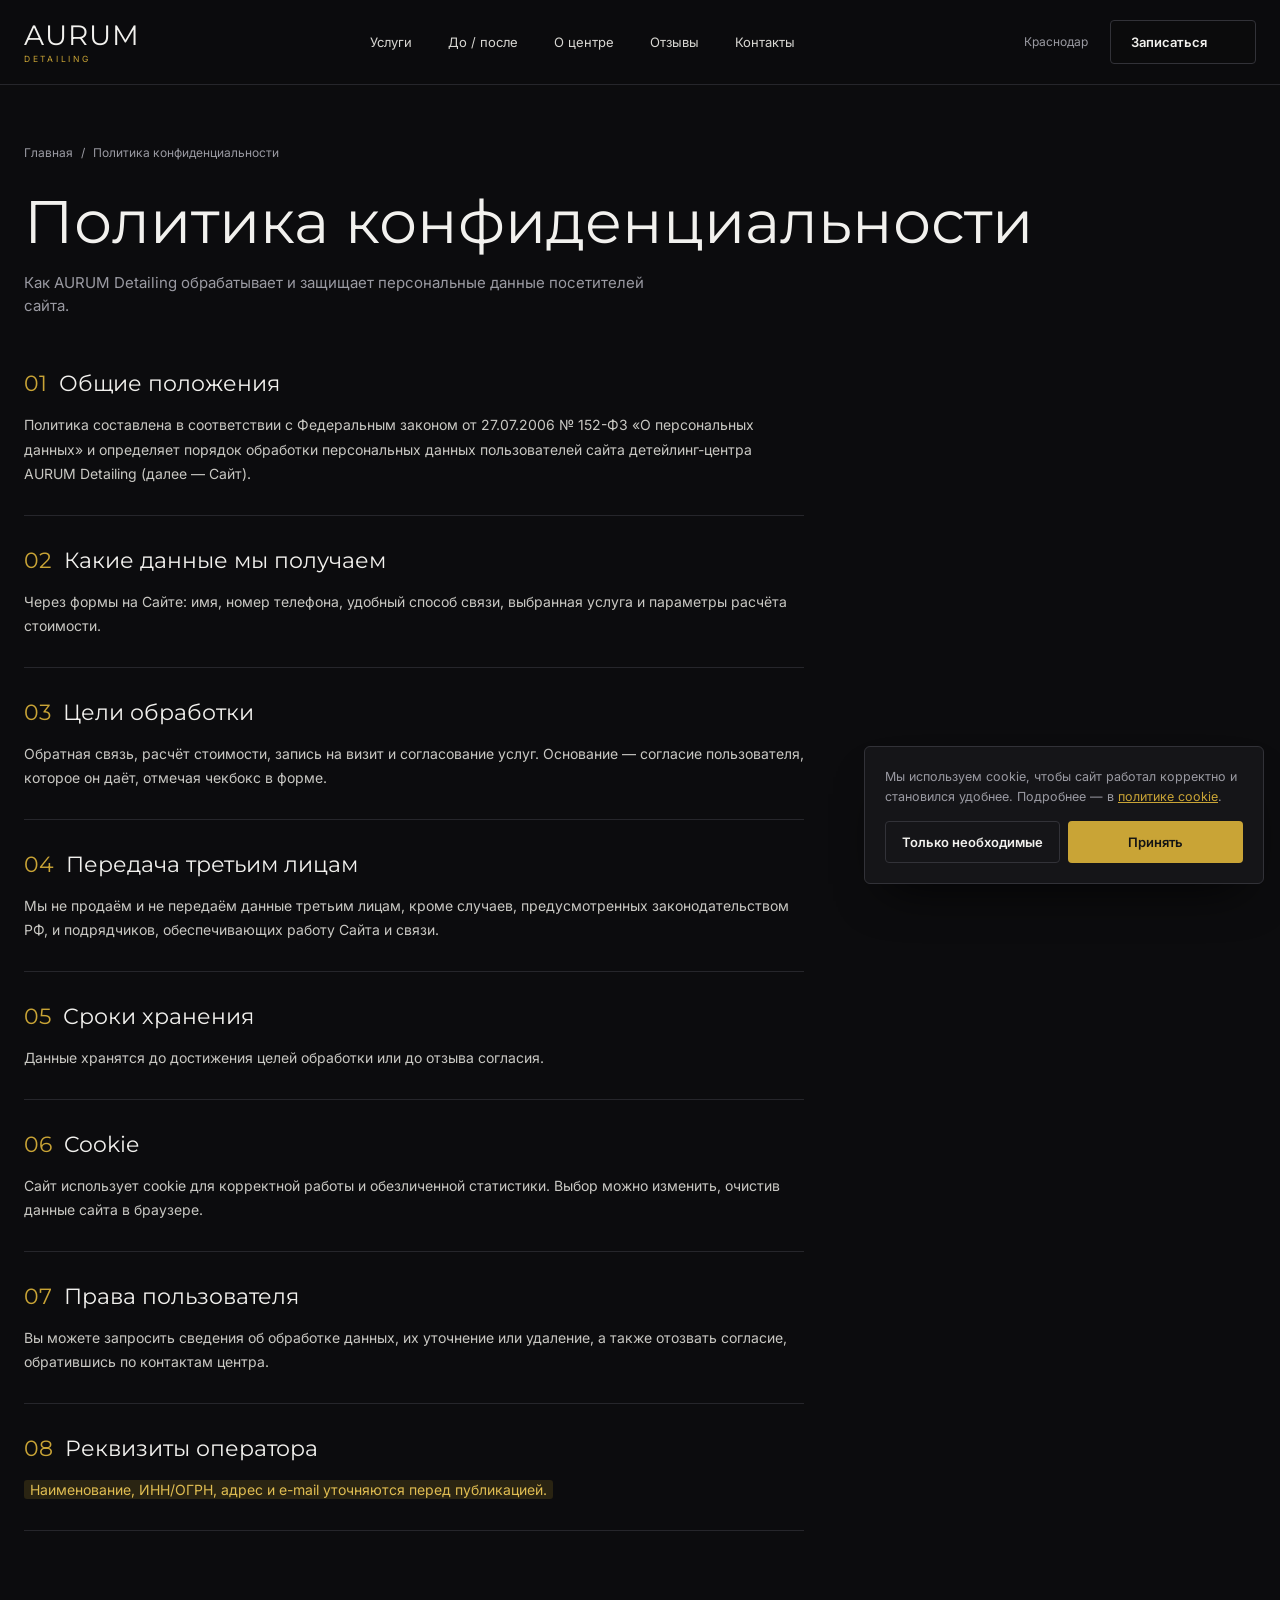
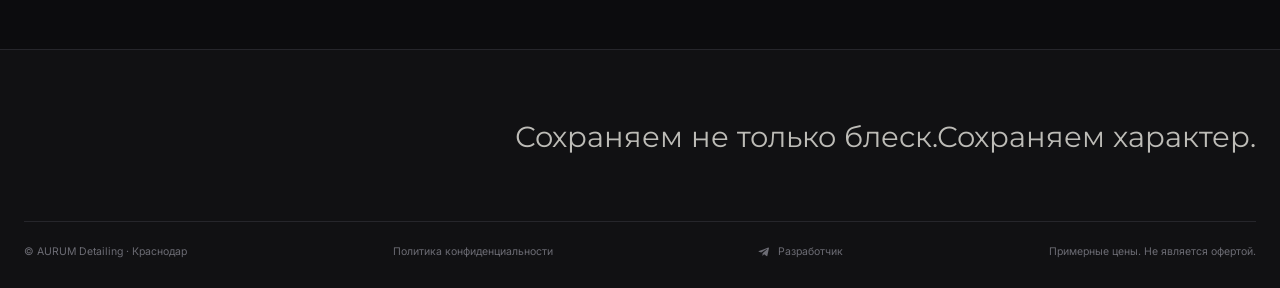
<file: privacy.html>
<!doctype html>
<html lang="ru">
<head>
  <meta charset="utf-8">
  <meta name="viewport" content="width=device-width, initial-scale=1, viewport-fit=cover">
  <meta name="theme-color" content="#0c0c0e">
  <title>Политика конфиденциальности — AURUM Detailing</title>
  <link rel="icon" href="favicon.svg" type="image/svg+xml">
  <link rel="preconnect" href="https://fonts.googleapis.com">
  <link rel="preconnect" href="https://fonts.gstatic.com" crossorigin>
  <link href="https://fonts.googleapis.com/css2?family=Inter:wght@400;500;600&family=Montserrat:wght@400;500&display=swap" rel="stylesheet">
  <link rel="stylesheet" href="styles.css">
</head>
<body class="legal-page is-loaded">
<svg width="0" height="0" style="position:absolute" aria-hidden="true">
  <symbol id="i-arr" viewBox="0 0 14 14"><path d="M3 11 11 3M5 3h6v6" fill="none" stroke="currentColor" stroke-width="1.5"/></symbol>
  <symbol id="i-car" viewBox="0 0 26 16"><path d="M2 11.5V9.2c0-.7.4-1.3 1-1.5l2.4-.9L8 3.6c.4-.5 1-.8 1.6-.8h6.6c.6 0 1.2.3 1.6.7l3 3.3 2.2.6c.7.2 1.1.8 1.1 1.5v2.6M6.5 12.5h13" fill="none" stroke="currentColor" stroke-width="1.3" stroke-linecap="round"/><circle cx="6" cy="12.3" r="1.8" fill="none" stroke="currentColor" stroke-width="1.3"/><circle cx="20" cy="12.3" r="1.8" fill="none" stroke="currentColor" stroke-width="1.3"/></symbol>
  <symbol id="i-suv" viewBox="0 0 26 16"><path d="M2 12V7.5c0-.6.4-1.1.9-1.3L4.5 5.6 6.4 2.3c.3-.5.8-.8 1.4-.8h10.9c.6 0 1.1.3 1.4.8l2 3.5 1.1.4c.5.2.8.7.8 1.2V12M7 12.6h12" fill="none" stroke="currentColor" stroke-width="1.3" stroke-linecap="round"/><circle cx="5.3" cy="12.4" r="1.8" fill="none" stroke="currentColor" stroke-width="1.3"/><circle cx="20.7" cy="12.4" r="1.8" fill="none" stroke="currentColor" stroke-width="1.3"/></symbol>
  <symbol id="i-play" viewBox="0 0 12 12"><rect x=".7" y="1.7" width="10.6" height="8.6" rx="1" fill="none" stroke="currentColor" stroke-width="1.2"/><path d="M3 1.7v8.6M9 1.7v8.6M.7 4.5H3M.7 7.5H3M9 4.5h2.3M9 7.5h2.3" stroke="currentColor" stroke-width="1"/></symbol>
</svg>
<header class="header" id="header">
  <div class="container header__inner">
    <a href="index.html" class="logo" aria-label="AURUM Detailing — на главную"><b>AURUM</b><span>DETAILING</span></a>
    <nav class="nav" id="nav">
      <a href="index.html#services">Услуги</a>
      <a href="index.html#results">До / после</a>
      <a href="index.html#team">О центре</a>
      <a href="index.html#reviews">Отзывы</a>
      <a href="index.html#contacts">Контакты</a>
    </nav>
    <div class="header__right">
      <span class="city">Краснодар</span>
      <a href="index.html#contacts" class="btn btn--ghost btn--sm" data-topic="Диагностика ЛКП">Записаться <svg class="arr"><use href="index.html#i-arr"/></svg></a>
      <button class="burger" id="burger" aria-label="Меню" aria-expanded="false"><span></span><span></span></button>
    </div>
  </div>
</header>
<main class="container legal">
  <nav class="legal__crumbs"><a href="index.html">Главная</a><span>/</span>Политика конфиденциальности</nav>
  <h1>Политика конфиденциальности</h1>
  <p class="legal__lead">Как AURUM Detailing обрабатывает и защищает персональные данные посетителей сайта.</p>
  <div class="legal__body">
      <section><h2><span>01</span>Общие положения</h2><p>Политика составлена в соответствии с Федеральным законом от 27.07.2006 № 152-ФЗ «О персональных данных» и определяет порядок обработки персональных данных пользователей сайта детейлинг-центра AURUM Detailing (далее — Сайт).</p></section>
      <section><h2><span>02</span>Какие данные мы получаем</h2><p>Через формы на Сайте: имя, номер телефона, удобный способ связи, выбранная услуга и параметры расчёта стоимости.</p></section>
      <section><h2><span>03</span>Цели обработки</h2><p>Обратная связь, расчёт стоимости, запись на визит и согласование услуг. Основание — согласие пользователя, которое он даёт, отмечая чекбокс в форме.</p></section>
      <section><h2><span>04</span>Передача третьим лицам</h2><p>Мы не продаём и не передаём данные третьим лицам, кроме случаев, предусмотренных законодательством РФ, и подрядчиков, обеспечивающих работу Сайта и связи.</p></section>
      <section><h2><span>05</span>Сроки хранения</h2><p>Данные хранятся до достижения целей обработки или до отзыва согласия.</p></section>
      <section><h2><span>06</span>Cookie</h2><p>Сайт использует cookie для корректной работы и обезличенной статистики. Выбор можно изменить, очистив данные сайта в браузере.</p></section>
      <section><h2><span>07</span>Права пользователя</h2><p>Вы можете запросить сведения об обработке данных, их уточнение или удаление, а также отозвать согласие, обратившись по контактам центра.</p></section>
      <section><h2><span>08</span>Реквизиты оператора</h2><p><mark>Наименование, ИНН/ОГРН, адрес и e-mail уточняются перед публикацией.</mark></p></section>
  </div>
</main>
<footer class="footer">
  <div class="container footer__top">
    <a href="index.html#top" class="logo reveal" aria-label="AURUM Detailing — наверх"><b>AURUM</b><span>DETAILING</span></a>
    <p class="footer__slogan"><span class="ln"><span>Сохраняем не только блеск.</span></span><span class="ln"><span style="--i:1">Сохраняем характер.</span></span></p>
  </div>
  <div class="container footer__bottom">
    <span>© AURUM Detailing · Краснодар</span>
    <a href="privacy.html">Политика конфиденциальности</a>
    <a class="dev-link" href="https://t.me/vladimir_nvrs" target="_blank" rel="noopener"><svg width="12" height="12" viewBox="0 0 24 24" aria-hidden="true"><path fill="currentColor" d="M21.9 4.3 18.7 19.4c-.2 1-.9 1.3-1.7.8l-4.8-3.6-2.3 2.2c-.3.3-.5.5-1 .5l.3-4.9 8.9-8c.4-.3-.1-.5-.6-.2l-11 6.9-4.7-1.5c-1-.3-1-1 .2-1.5L20.5 3c.9-.3 1.6.2 1.4 1.3z"/></svg>Разработчик</a>
    <span>Примерные цены. Не является офертой.</span>
  </div>
</footer>
<script src="common.js"></script>
<script>(()=>{const b=document.getElementById("burger"),n=document.getElementById("nav"),h=document.getElementById("header");b.addEventListener("click",()=>{const o=!n.classList.contains("is-open");n.classList.toggle("is-open",o);h.classList.toggle("menu-open",o)})})()</script>
</body>
</html>
</file>
<file: styles.css>
/* =========================================================
   AURUM Detailing — вёрстка по макету Figma (1440 / мобильная)
   ========================================================= */
:root {
  --bg: #0c0c0e;
  --bg-2: #111113;
  --card: #151518;
  --card-2: #1a1a1e;
  --line: #26262b;
  --line-2: #323238;
  --text: #f2f1ee;
  --muted: #9a9aa2;
  --dim: #6c6c74;
  --gold: #c9a436;
  --gold-2: #e0bd52;
  --gold-d: #a8871f;
  --gold-bg: rgba(201, 164, 54, .08);
  --head: 'Montserrat', system-ui, sans-serif;
  --body: 'Inter', system-ui, -apple-system, 'Segoe UI', sans-serif;
  --header-h: 84px;
  --ease: cubic-bezier(.2, .8, .2, 1);
  --r: 6px;
}

*, *::before, *::after { box-sizing: border-box; margin: 0; padding: 0; }
html { -webkit-text-size-adjust: 100%; scroll-behavior: smooth; scroll-padding-top: 70px; }
body { font-family: var(--body); font-size: 15px; line-height: 1.55; color: var(--text); background: var(--bg); -webkit-font-smoothing: antialiased; overflow-x: hidden; }
img, svg, video { display: block; max-width: 100%; }
a { color: inherit; text-decoration: none; }
button, input, select { font: inherit; color: inherit; }
button { background: none; border: 0; cursor: pointer; }
ul, ol { list-style: none; }
::selection { background: var(--gold); color: #111; }
:focus-visible { outline: 2px solid var(--gold); outline-offset: 3px; }

.container { width: min(1240px, 100% - 48px); margin-inline: auto; }
.section { position: relative; padding-block: clamp(80px, 9vw, 130px); border-top: 1px solid var(--line); }
.section--alt { background: var(--bg-2); }

/* ---------- Типографика ---------- */
.kicker { display: flex; align-items: center; gap: 10px; font-size: 11px; font-weight: 500; letter-spacing: .08em; text-transform: uppercase; color: var(--text); }
.kicker b { color: var(--gold); font-weight: 500; }
.h1 { font-family: var(--head); font-weight: 400; font-size: clamp(40px, 4.45vw, 64px); line-height: 1.06; letter-spacing: -.01em; }
.h2 { margin-top: 18px; font-family: var(--head); font-weight: 400; font-size: clamp(32px, 4vw, 56px); line-height: 1.1; letter-spacing: -.01em; }
.gold { color: var(--gold); }
.sub { margin-top: 18px; max-width: 760px; font-size: 15px; line-height: 1.6; color: var(--muted); }
.note { margin-top: 26px; font-size: 12px; color: var(--dim); }
.head { margin-bottom: clamp(36px, 4.5vw, 56px); }
.head--row { display: flex; align-items: flex-end; justify-content: space-between; gap: 24px; }

/* ---------- Кнопки ---------- */
.btn {
  position: relative; display: inline-flex; align-items: center; justify-content: center; gap: 14px;
  height: 56px; padding: 0 28px; border-radius: 4px; font-size: 14px; font-weight: 600; letter-spacing: .01em;
  white-space: nowrap; overflow: hidden; isolation: isolate;
  transition: background .35s, color .35s, border-color .35s, transform .35s var(--ease), box-shadow .35s;
}
.btn .arr { width: 14px; height: 14px; flex: none; transition: transform .45s var(--ease); }
.btn:hover .arr { transform: translate(3px, -3px); }
.btn--gold { background: var(--gold); color: #141414; }
.btn--gold::after { content: ''; position: absolute; inset: 0; z-index: -1; background: linear-gradient(105deg, transparent 35%, rgba(255, 255, 255, .45) 50%, transparent 65%); transform: translateX(-120%); transition: transform .9s var(--ease); }
.btn--gold:hover { background: var(--gold-2); box-shadow: 0 14px 34px -14px rgba(201, 164, 54, .7); }
.btn--gold:hover::after { transform: translateX(120%); }
.btn--ghost { border: 1px solid var(--line-2); color: var(--text); background: rgba(12, 12, 14, .4); }
.btn--ghost .arr { color: var(--gold); }
.btn--ghost:hover { border-color: var(--gold); }
.btn--sm { height: 44px; padding: 0 20px; font-size: 13px; }
.btn--block { width: 100%; }

/* ---------- Шапка ---------- */
.header { position: fixed; inset: 0 0 auto; z-index: 50; border-bottom: 1px solid var(--line); background: rgba(12, 12, 14, .55); transition: background .4s, transform .5s var(--ease); }
@supports (backdrop-filter: blur(10px)) { .header { backdrop-filter: blur(14px) saturate(1.2); } }
.header.is-scrolled { background: rgba(12, 12, 14, .88); }
.header.is-hidden { transform: translateY(-100%); }
.header__inner { height: var(--header-h); display: flex; align-items: center; gap: 40px; }
.logo { display: flex; flex-direction: column; line-height: 1; flex: none; }
.logo b { font-family: var(--head); font-weight: 400; font-size: 28px; letter-spacing: .04em; }
.logo span { margin-top: 6px; font-size: 8.5px; letter-spacing: .32em; color: var(--gold); }
.nav { display: flex; gap: 36px; margin-inline: auto; font-size: 13px; }
.nav a { position: relative; padding: 6px 0; color: #d8d7d3; transition: color .25s; }
.nav a::after { content: ''; position: absolute; left: 0; right: 0; bottom: 0; height: 1px; background: var(--gold); transform: scaleX(0); transform-origin: right; transition: transform .45s var(--ease); }
.nav a:hover, .nav a.is-active { color: #fff; }
.nav a:hover::after, .nav a.is-active::after { transform: scaleX(1); transform-origin: left; }
.nav__cta { display: none; }
.header__right { display: flex; align-items: center; gap: 22px; }
.city { font-size: 12px; color: var(--muted); }
.burger { display: none; position: relative; width: 44px; height: 44px; }
.burger span { position: absolute; left: 11px; right: 11px; height: 1.5px; background: var(--text); transition: transform .4s var(--ease), top .4s var(--ease); }
.burger span:nth-child(1) { top: 17px; }
.burger span:nth-child(2) { top: 25px; }
.menu-open .burger span:nth-child(1) { top: 21px; transform: rotate(45deg); }
.menu-open .burger span:nth-child(2) { top: 21px; transform: rotate(-45deg); }

/* ---------- Первый экран ---------- */
.hero { position: relative; min-height: 100vh; min-height: 100svh; display: flex; flex-direction: column; overflow: hidden; isolation: isolate; }
.hero__media { position: absolute; inset: 0 0 0 30%; z-index: -2; }
.hero__media img { width: 100%; height: 100%; object-fit: cover; object-position: 50% 45%; transform: scale(1.12); transition: transform 2.6s var(--ease), opacity 1.6s; opacity: 0; will-change: transform; }
.is-loaded .hero__media img { transform: scale(1.02); opacity: 1; }
.hero__shade { position: absolute; inset: 0; z-index: -1; pointer-events: none;
  background:
    linear-gradient(90deg, var(--bg) 28%, rgba(12, 12, 14, .82) 45%, rgba(12, 12, 14, .15) 72%, rgba(12, 12, 14, .35) 100%),
    linear-gradient(0deg, var(--bg) 0%, transparent 28%); }
.hero__glare { position: absolute; inset: 0; z-index: -1; pointer-events: none; background: radial-gradient(600px 300px at var(--gx, 70%) var(--gy, 40%), rgba(255, 255, 255, .06), transparent 70%); transition: background .2s; }
.hero__inner { flex: 1; display: flex; flex-direction: column; justify-content: center; padding: calc(var(--header-h) + 70px) 0 60px; }
.hero__kicker { display: flex; align-items: center; gap: 16px; font-size: 12px; letter-spacing: .06em; text-transform: uppercase; color: var(--gold); }
.hero__kicker::before { content: ''; width: 40px; height: 1px; background: var(--gold); transform-origin: left; transform: scaleX(0); transition: transform 1s var(--ease) .2s; }
.is-loaded .hero__kicker::before { transform: scaleX(1); }
.hero .h1 { margin-top: 30px; max-width: 900px; }
.hero__lead { margin-top: 28px; max-width: 520px; font-size: 16px; line-height: 1.7; color: var(--muted); }
.hero__actions { display: flex; flex-wrap: wrap; gap: 14px; margin-top: 40px; }
.hero__note { margin-top: 26px; font-size: 11.5px; color: var(--dim); }
.hero__bar { position: relative; border-top: 1px solid var(--line); }
.hero__bar .container { display: grid; grid-template-columns: 1fr auto 1fr; align-items: center; height: 72px; font-size: 11px; color: var(--muted); }
.hero__bar .container > :nth-child(2) { justify-self: center; }
.hero__bar .container > :last-child { justify-self: end; }
.hero__tag { letter-spacing: .06em; text-transform: uppercase; }
.down { display: grid; place-items: center; width: 40px; height: 40px; color: var(--gold); animation: bob 2.2s ease-in-out infinite; }
@keyframes bob { 50% { transform: translateY(5px); } }

/* построчное появление заголовков */
.lines .ln { display: block; overflow: hidden; padding-bottom: .08em; margin-bottom: -.08em; }
.lines .ln > span { display: inline-block; transform: translateY(105%); transition: transform 1.1s var(--ease); transition-delay: calc(var(--i, 0) * .1s + var(--d, 0s)); }
.lines.is-in .ln > span, .is-loaded .hero .lines .ln > span { transform: none; }

/* ---------- Появление ---------- */
.reveal { opacity: 0; transform: translateY(30px); transition: opacity .9s var(--ease), transform .9s var(--ease); transition-delay: var(--d, 0s); }
.reveal.is-in { opacity: 1; transform: none; }
.fade { opacity: 0; transform: translateY(18px); transition: opacity 1s var(--ease), transform 1s var(--ease); transition-delay: var(--d, .5s); }
.is-loaded .fade { opacity: 1; transform: none; }

/* ---------- Калькулятор ---------- */
.calc { display: grid; grid-template-columns: 1.55fr 1fr; gap: 16px; align-items: start; }
.card { background: var(--card); border: 1px solid var(--line); border-radius: var(--r); }
.calc__main { padding: 28px 28px 24px; }
.calc__top { display: flex; align-items: center; justify-content: space-between; }
.step-label { font-size: 10.5px; letter-spacing: .06em; text-transform: uppercase; color: var(--gold); }
.calc__top svg { color: var(--gold); }
.flabel { display: block; margin: 26px 0 10px; font-size: 12px; color: var(--muted); }
.classes { display: grid; grid-template-columns: repeat(4, 1fr); gap: 8px; }
.cls { display: flex; flex-direction: column; align-items: center; gap: 8px; padding: 16px 8px 14px; border: 1px solid var(--line); border-radius: 4px; background: #101012; font-size: 12.5px; color: #d8d7d3; transition: border-color .3s, background .3s, color .3s, transform .3s var(--ease); }
.cls svg { width: 26px; height: 16px; color: #bdbcb7; transition: color .3s, transform .4s var(--ease); }
.cls:hover { border-color: var(--line-2); transform: translateY(-2px); }
.cls:hover svg { transform: translateX(3px); }
.cls.is-active { border-color: var(--gold); background: var(--gold-bg); color: var(--gold); }
.cls.is-active svg { color: var(--gold); }
.select { position: relative; }
.select__btn { display: flex; align-items: center; justify-content: space-between; width: 100%; height: 52px; padding: 0 16px; border: 1px solid var(--line); border-radius: 4px; background: #0e0e10; font-size: 14px; text-align: left; transition: border-color .25s; }
.select__btn:hover, .select.is-open .select__btn { border-color: var(--line-2); }
.select__btn svg { width: 12px; color: var(--muted); transition: transform .3s; }
.select.is-open .select__btn svg { transform: rotate(180deg); }
.select__list { position: absolute; left: 0; right: 0; top: calc(100% + 6px); z-index: 20; max-height: 300px; overflow: auto; padding: 6px; border: 1px solid var(--line-2); border-radius: 4px; background: #17171a; box-shadow: 0 24px 50px -20px rgba(0, 0, 0, .8); opacity: 0; visibility: hidden; transform: translateY(-6px); transition: opacity .25s, transform .25s, visibility .25s; }
.select.is-open .select__list { opacity: 1; visibility: visible; transform: none; }
.select__opt { display: flex; justify-content: space-between; gap: 12px; padding: 11px 12px; border-radius: 3px; font-size: 14px; cursor: pointer; }
.select__opt small { color: var(--dim); }
.select__opt.is-active { background: #222226; }
.select__opt[aria-selected="true"] { color: var(--gold); }
.calc__res { margin-top: 26px; padding-top: 22px; border-top: 1px solid var(--line); }
.calc__res .flabel { margin-top: 0; }
.price { font-family: var(--head); font-size: clamp(40px, 4.4vw, 60px); font-weight: 400; line-height: 1; color: var(--gold); font-variant-numeric: tabular-nums; }
.calc__meta { margin-top: 12px; font-size: 12px; line-height: 1.6; color: var(--muted); }
.calc__info { display: flex; gap: 10px; align-items: flex-start; margin-top: 22px; padding-top: 18px; border-top: 1px solid var(--line); font-size: 11.5px; color: var(--dim); }
.calc__info svg { flex: none; width: 14px; height: 14px; color: var(--gold); margin-top: 1px; }

/* ---------- Формы ---------- */
.form { padding: 28px; }
.form h3 { margin-top: 14px; font-family: var(--head); font-size: 26px; font-weight: 400; line-height: 1.2; }
.form > p { margin-top: 10px; font-size: 12.5px; line-height: 1.6; color: var(--muted); }
.field { display: block; margin-top: 16px; }
.field > span, .field__label { display: block; margin-bottom: 8px; font-size: 11.5px; color: var(--muted); }
.field input { width: 100%; height: 52px; padding: 0 16px; border: 1px solid var(--line); border-radius: 4px; background: #0e0e10; font-size: 16px; color: var(--text); transition: border-color .25s, box-shadow .25s; -webkit-appearance: none; appearance: none; }
.field input::placeholder { color: var(--dim); }
.field input:focus { outline: none; border-color: var(--gold); box-shadow: 0 0 0 3px rgba(201, 164, 54, .14); }
.field.is-error input { border-color: #d0574a; }
.form .btn { margin-top: 20px; }
.consent { position: relative; display: flex; gap: 10px; margin-top: 16px; font-size: 11px; line-height: 1.5; color: var(--dim); cursor: pointer; }
.consent input { position: absolute; opacity: 0; width: 1px; height: 1px; }
.consent__box { position: relative; width: 15px; height: 15px; flex: none; border: 1px solid var(--line-2); border-radius: 2px; transition: background .2s, border-color .2s; }
.consent__box::after { content: ''; position: absolute; left: 4px; top: 1px; width: 4px; height: 8px; border: solid #141414; border-width: 0 2px 2px 0; transform: rotate(45deg) scale(0); transition: transform .25s var(--ease); }
.consent input:checked + .consent__box { background: var(--gold); border-color: var(--gold); }
.consent input:checked + .consent__box::after { transform: rotate(45deg) scale(1); }
.consent input:focus-visible + .consent__box { outline: 2px solid var(--gold); outline-offset: 2px; }
.consent.is-error .consent__box { border-color: #d0574a; }
.consent a { color: var(--muted); text-decoration: underline; text-underline-offset: 2px; }
.form__ok { position: absolute; inset: 0; display: flex; flex-direction: column; align-items: center; justify-content: center; gap: 12px; padding: 30px; text-align: center; border-radius: var(--r); background: var(--card); opacity: 0; visibility: hidden; transition: opacity .5s, visibility .5s; }
.form__ok svg { width: 46px; height: 46px; color: var(--gold); }
.form__ok b { font-family: var(--head); font-size: 24px; font-weight: 400; }
.form__ok span { max-width: 300px; font-size: 13px; color: var(--muted); }
.form.is-sent .form__ok { opacity: 1; visibility: visible; }
.form { position: relative; }

/* ---------- Услуги ---------- */
.services { display: grid; grid-template-columns: repeat(4, 1fr); gap: 16px; }
.svc { display: flex; flex-direction: column; overflow: hidden; transition: border-color .4s, transform .5s var(--ease); }
.svc__img { position: relative; aspect-ratio: 16 / 9.2; overflow: hidden; }
.svc__img img { width: 100%; height: 100%; object-fit: cover; transform: scale(1.01); transition: transform 1.1s var(--ease), filter .6s; filter: brightness(.92); }
.svc:hover { border-color: var(--line-2); transform: translateY(-4px); }
.svc:hover .svc__img img { transform: scale(1.08); filter: brightness(1.05); }
.svc__body { padding: 20px 20px 22px; display: flex; flex-direction: column; flex: 1; }
.svc__title { display: flex; justify-content: space-between; gap: 12px; font-family: var(--head); font-size: 18px; font-weight: 400; line-height: 1.25; }
.svc__title svg { width: 12px; height: 12px; flex: none; margin-top: 5px; color: var(--gold); transition: transform .45s var(--ease); }
.svc:hover .svc__title svg { transform: translate(3px, -3px); }
.svc__body p { margin-top: 10px; font-size: 12px; color: var(--muted); }
.svc__price { margin-top: auto; padding-top: 16px; font-family: var(--head); font-size: 18px; color: var(--gold); }
.svc--cta { justify-content: space-between; padding: 26px 22px 22px; border-color: rgba(201, 164, 54, .55); background: linear-gradient(160deg, rgba(201, 164, 54, .13), rgba(201, 164, 54, .04)); }
.svc--cta:hover { border-color: var(--gold); }
.svc--cta svg.spark { width: 26px; height: 26px; color: var(--gold); animation: twinkle 3s ease-in-out infinite; }
@keyframes twinkle { 50% { transform: rotate(18deg) scale(1.12); opacity: .75; } }
.svc--cta h3 { margin-top: 22px; font-family: var(--head); font-size: 22px; font-weight: 400; line-height: 1.25; }
.svc--cta p { margin-top: 12px; font-size: 12px; line-height: 1.6; color: var(--muted); }
.svc--cta .btn { margin-top: 20px; }

/* ---------- До / после ---------- */
.compare { position: relative; aspect-ratio: 1240 / 380; border-radius: var(--r); overflow: hidden; user-select: none; touch-action: pan-y; cursor: ew-resize; --pos: 50%; }
.compare__layer { position: absolute; inset: 0; pointer-events: none; }
.compare__half { position: absolute; top: 0; bottom: 0; width: 50%; background: url(img/ba.webp) no-repeat; background-size: 200% 100%; }
.compare__half--l { left: 0; }
.compare__half--r { left: 50%; }
/* на кадре слева — «до», справа — «после»: каждую половину зеркалим на всю ширину */
.compare__layer--after .compare__half { background-position: right center; }
.compare__layer--after .compare__half--l { transform: scaleX(-1); }
.compare__layer--before .compare__half { background-position: left center; }
.compare__layer--before .compare__half--r { transform: scaleX(-1); }
.compare__layer--before { clip-path: inset(0 calc(100% - var(--pos)) 0 0); }
.compare.is-anim .compare__layer--before, .compare.is-anim .compare__line { transition: clip-path 1s var(--ease), left 1s var(--ease); }
.compare__line { position: absolute; top: 0; bottom: 0; left: var(--pos); width: 1px; background: var(--gold); transform: translateX(-.5px); }
.compare__handle { position: absolute; top: 50%; left: 50%; display: grid; place-items: center; width: 40px; height: 40px; margin: -20px 0 0 -20px; border-radius: 50%; background: var(--gold); color: #141414; box-shadow: 0 0 0 0 rgba(201, 164, 54, .5); animation: ping 2.4s ease-out infinite; cursor: ew-resize; }
@keyframes ping { 0% { box-shadow: 0 0 0 0 rgba(201, 164, 54, .5); } 80%, 100% { box-shadow: 0 0 0 16px rgba(201, 164, 54, 0); } }
.compare__lbl { position: absolute; top: 14px; font-size: 10.5px; letter-spacing: .06em; text-transform: uppercase; color: #e8e7e3; pointer-events: none; }
.compare__lbl--l { left: 16px; }
.compare__lbl--r { right: 16px; }
.compare__cap { position: absolute; left: 16px; bottom: 14px; font-size: 10.5px; color: #cfcfca; pointer-events: none; }
.details { display: grid; grid-template-columns: repeat(3, 1fr); gap: 16px; margin-top: 26px; }
.detail figure { overflow: hidden; border-radius: var(--r); aspect-ratio: 16 / 8.2; }
.detail img { width: 100%; height: 100%; object-fit: cover; transition: transform 1.1s var(--ease); }
.detail:hover img { transform: scale(1.06); }
.detail figcaption { margin-top: 12px; font-size: 11.5px; color: var(--muted); }

.owners { margin-top: clamp(56px, 6vw, 80px); }
.owners .head--row { margin-bottom: 26px; }
.owners h3 { font-family: var(--head); font-size: clamp(24px, 2.2vw, 30px); font-weight: 400; }
.link-gold { font-size: 11px; letter-spacing: .06em; text-transform: uppercase; color: var(--gold); }
.videos { display: grid; grid-template-columns: 1fr 1fr; gap: 16px; }
.video { overflow: hidden; }
.video__img { position: relative; aspect-ratio: 16 / 6.8; overflow: hidden; }
.video__img img { width: 100%; height: 100%; object-fit: cover; transition: transform 1.2s var(--ease); }
.video:hover .video__img img { transform: scale(1.05); }
.play { position: absolute; left: 50%; top: 50%; display: grid; place-items: center; width: 64px; height: 64px; margin: -32px 0 0 -32px; border-radius: 50%; border: 1px solid rgba(255, 255, 255, .35); background: rgba(12, 12, 14, .35); color: #fff; opacity: 0; transform: scale(.8); transition: opacity .4s, transform .5s var(--ease), background .3s; }
@supports (backdrop-filter: blur(6px)) { .play { backdrop-filter: blur(6px); } }
.video:hover .play { opacity: 1; transform: none; }
.video__badge { position: absolute; left: 14px; bottom: 12px; display: flex; align-items: center; gap: 8px; padding: 6px 10px; border-radius: 3px; background: rgba(12, 12, 14, .82); font-size: 10.5px; color: #d8d7d3; }
.video__badge svg { width: 12px; height: 12px; color: var(--gold); }
.video__body { padding: 16px 18px 18px; }
.video__body b { font-family: var(--head); font-size: 14px; font-weight: 500; }
.video__body p { margin-top: 6px; font-size: 11.5px; color: var(--muted); }

/* ---------- Процесс ---------- */
.process { display: grid; grid-template-columns: repeat(3, 1fr); column-gap: 26px; }
.pstep { position: relative; display: grid; grid-template-columns: 70px 1fr; padding: 26px 0 30px; border-top: 1px solid var(--line); }
.pstep::before { content: ''; position: absolute; left: 0; top: -1px; height: 1px; width: 100%; background: var(--gold); transform: scaleX(0); transform-origin: left; transition: transform 1.2s var(--ease); transition-delay: var(--d, 0s); }
.pstep.is-in::before { transform: scaleX(1); }
.pstep__num { font-family: var(--head); font-size: 34px; line-height: 1; color: var(--gold); font-variant-numeric: tabular-nums; }
.pstep h3 { font-family: var(--head); font-size: 18px; font-weight: 400; line-height: 1.3; }
.pstep p { margin-top: 10px; font-size: 12.5px; line-height: 1.65; color: var(--muted); }
.process__foot { display: flex; align-items: center; gap: 12px; padding-top: 24px; border-top: 1px solid var(--line); font-size: 12.5px; }
.process__foot svg { width: 18px; height: 18px; color: var(--gold); }

/* ---------- Доверие ---------- */
.trust { display: grid; grid-template-columns: repeat(3, 1fr); gap: 12px; }
.tcard { display: grid; grid-template-columns: 26px 1fr; gap: 14px; padding: 24px 22px; transition: border-color .4s, background .4s; }
.tcard:hover { border-color: var(--line-2); background: var(--card-2); }
.tcard svg { width: 20px; height: 20px; color: var(--gold); margin-top: 2px; }
.tcard h3 { font-family: var(--head); font-size: 16px; font-weight: 500; }
.tcard p { margin-top: 8px; font-size: 11.5px; line-height: 1.65; color: var(--muted); }
.tcard--gold { display: block; border-color: rgba(201, 164, 54, .55); background: linear-gradient(160deg, rgba(201, 164, 54, .14), rgba(201, 164, 54, .05)); }
.tcard--gold b { display: block; font-family: var(--head); font-size: clamp(36px, 3.4vw, 46px); font-weight: 400; line-height: 1; color: var(--gold); }
.tcard--gold p { margin-top: 12px; }
.brands { margin-top: clamp(44px, 5vw, 64px); }
.brands > span { font-size: 9.5px; letter-spacing: .06em; text-transform: uppercase; color: var(--dim); }
.brands__row { display: flex; justify-content: space-between; gap: 30px; margin-top: 14px; font-family: var(--head); font-size: clamp(20px, 2vw, 26px); color: #bdbcb7; }
.brands__row span { transition: color .3s; }
.brands__row span:hover { color: var(--gold); }

/* ---------- Команда и бокс ---------- */
.team { display: grid; grid-template-columns: 2fr 1fr 1fr; gap: 16px; align-items: start; }
.team figure { overflow: hidden; border-radius: var(--r); }
.team img { width: 100%; height: 100%; object-fit: cover; transition: transform 1.2s var(--ease); }
.team__big figure { aspect-ratio: 1.585; }
.team__card figure { aspect-ratio: 4 / 5.05; }
.team > div:hover img { transform: scale(1.05); }
.team__cap { display: flex; justify-content: space-between; margin-top: 12px; font-size: 11px; color: var(--muted); }
.team__card b { display: block; margin-top: 14px; font-family: var(--head); font-size: 15px; font-weight: 400; }
.team__card span { display: block; margin-top: 6px; font-size: 11px; color: var(--muted); }
.equip { display: grid; grid-template-columns: repeat(4, 1fr); gap: 26px; margin-top: clamp(40px, 4vw, 54px); }
.equip > div { padding-top: 20px; border-top: 1px solid var(--line); }
.equip svg { width: 20px; height: 20px; color: var(--gold); }
.equip b { display: block; margin-top: 14px; font-size: 13px; font-weight: 600; }
.equip span { display: block; margin-top: 6px; font-size: 11.5px; color: var(--muted); }

/* ---------- Отзывы и FAQ ---------- */
.reviews { display: grid; grid-template-columns: 1fr 1fr; gap: clamp(30px, 4vw, 60px); align-items: start; }
.platforms { display: grid; gap: 12px; }
.platform { padding: 22px; }
.platform__head { display: flex; align-items: center; gap: 12px; font-family: var(--head); font-size: 20px; }
.platform__head i { display: grid; place-items: center; width: 30px; height: 30px; border-radius: 3px; background: #2a2412; color: var(--gold); font-style: normal; font-weight: 700; font-size: 16px; }
.platform p { margin-top: 16px; font-size: 12px; line-height: 1.6; color: var(--muted); }
.platform .btn { margin-top: 18px; }
.faq h3 { font-family: var(--head); font-size: 24px; font-weight: 400; }
.faq__list { margin-top: 14px; }
.qa { border-bottom: 1px solid var(--line); }
.qa__q { display: flex; justify-content: space-between; align-items: center; gap: 20px; width: 100%; padding: 22px 0; text-align: left; font-family: var(--head); font-size: 16px; font-weight: 500; transition: color .25s; }
.qa__q:hover { color: var(--gold-2); }
.qa__ico { position: relative; width: 14px; height: 14px; flex: none; }
.qa__ico::before, .qa__ico::after { content: ''; position: absolute; left: 0; right: 0; top: 50%; height: 1.5px; background: var(--gold); transition: transform .45s var(--ease); }
.qa__ico::after { transform: rotate(90deg); }
.qa.is-open .qa__ico::after { transform: rotate(0); }
.qa__a { height: 0; overflow: hidden; transition: height .5s var(--ease); }
.qa__a p { padding-bottom: 22px; font-size: 12.5px; line-height: 1.7; color: var(--muted); }

/* ---------- Предложение ---------- */
.offer { display: grid; grid-template-columns: 1.05fr 1fr; overflow: hidden; border-color: rgba(201, 164, 54, .55); }
.offer__body { padding: clamp(28px, 4vw, 54px); background: linear-gradient(160deg, rgba(201, 164, 54, .14), rgba(201, 164, 54, .04)); }
.offer__kicker { display: flex; align-items: center; gap: 10px; font-size: 10px; letter-spacing: .06em; text-transform: uppercase; color: var(--gold); }
.offer__kicker svg { width: 14px; height: 14px; }
.offer h3 { margin-top: 22px; font-family: var(--head); font-size: clamp(30px, 3.2vw, 44px); font-weight: 400; line-height: 1.15; }
.offer p { margin-top: 18px; max-width: 470px; font-size: 13px; line-height: 1.7; color: var(--muted); }
.offer .btn { margin-top: 28px; }
.offer small { display: block; margin-top: 22px; font-size: 11px; color: var(--dim); }
.offer__img { position: relative; overflow: hidden; min-height: 340px; }
.offer__img img { position: absolute; inset: 0; width: 100%; height: 100%; object-fit: cover; transform: scale(1.12); will-change: transform; }

/* ---------- Контакты ---------- */
.contacts { display: grid; grid-template-columns: 1.55fr 1fr; gap: 16px; align-items: start; }
.map { position: relative; aspect-ratio: 16 / 6.9; overflow: hidden; background: #141417; }
.map svg.grid { position: absolute; inset: 0; width: 100%; height: 100%; }
.map__river { stroke-dasharray: 1600; stroke-dashoffset: 1600; transition: stroke-dashoffset 2.6s var(--ease) .2s; }
.map.is-in .map__river { stroke-dashoffset: 0; }
.map__tag { position: absolute; left: 14px; top: 14px; padding: 5px 9px; border-radius: 3px; background: #0c0c0e; font-size: 9.5px; color: #cfcfca; }
.map__nav { position: absolute; right: 14px; top: 14px; width: 16px; height: 16px; color: var(--gold); }
.map__pin { position: absolute; left: 34%; top: 37%; padding: 12px 16px; border-radius: 3px; background: #0c0c0e; }
.map__pin b { display: block; font-family: var(--head); font-size: 22px; font-weight: 400; line-height: 1.1; }
.map__pin span { display: block; margin-top: 4px; font-size: 8.5px; color: var(--gold); }
.map__pin::before { content: ''; position: absolute; left: -12px; top: 50%; width: 9px; height: 9px; margin-top: -4.5px; border-radius: 50%; background: var(--gold); box-shadow: 0 0 0 0 rgba(201, 164, 54, .6); animation: ping 2s ease-out infinite; }
.map__region { position: absolute; left: 14px; bottom: 12px; font-size: 8.5px; letter-spacing: .06em; color: var(--dim); }
.clist { margin-top: 22px; display: grid; gap: 14px; }
.clist li { display: grid; grid-template-columns: 22px 1fr; gap: 12px; }
.clist svg { width: 16px; height: 16px; color: var(--gold); margin-top: 3px; }
.clist small { display: block; font-size: 10.5px; color: var(--dim); }
.clist span { display: block; margin-top: 2px; font-size: 13px; }
.msgr { display: grid; grid-template-columns: 1fr 1fr; gap: 10px; margin-top: 22px; }

/* ---------- Подвал ---------- */
.footer { border-top: 1px solid var(--line); background: var(--bg-2); }
.footer__top { display: flex; justify-content: space-between; align-items: flex-end; gap: 30px; padding: clamp(44px, 5vw, 64px) 0; }
.footer__slogan { font-family: var(--head); font-size: clamp(22px, 2.3vw, 30px); font-weight: 400; line-height: 1.35; color: #bdbcb7; text-align: right; }
.footer__bottom { display: flex; flex-wrap: wrap; justify-content: space-between; align-items: center; gap: 12px 30px; padding: 22px 0 28px; border-top: 1px solid var(--line); font-size: 10.5px; color: var(--dim); }
.footer__bottom a { transition: color .25s; }
.footer__bottom a:hover { color: var(--text); }
.dev-link { display: inline-flex; align-items: center; gap: 8px; }

/* ---------- Toast ---------- */
.toast { position: fixed; left: 50%; bottom: calc(24px + env(safe-area-inset-bottom)); z-index: 90; max-width: calc(100% - 32px); padding: 14px 18px; border: 1px solid var(--line-2); border-radius: 4px; background: #17171a; font-size: 13px; color: var(--text); box-shadow: 0 20px 40px -20px rgba(0, 0, 0, .8); transform: translate(-50%, calc(100% + 40px)); visibility: hidden; transition: transform .5s var(--ease), visibility .5s; }
.toast.is-shown { transform: translate(-50%, 0); visibility: visible; }

/* ---------- Cookie ---------- */
.cookie { position: fixed; right: 16px; bottom: calc(16px + env(safe-area-inset-bottom)); z-index: 70; display: grid; gap: 14px; width: min(400px, calc(100% - 32px)); padding: 20px; border: 1px solid var(--line-2); border-radius: var(--r); background: #151518; box-shadow: 0 24px 50px -24px rgba(0, 0, 0, .9); opacity: 0; transform: translateY(20px); transition: opacity .5s var(--ease), transform .5s var(--ease); }
.cookie.is-shown { opacity: 1; transform: none; }
.cookie__text { font-size: 12.5px; line-height: 1.6; color: var(--muted); }
.cookie__text a { color: var(--gold); text-decoration: underline; }
.cookie__actions { display: grid; grid-template-columns: 1fr 1fr; gap: 8px; }
.cookie__btn { height: 42px; border-radius: 4px; background: var(--gold); color: #141414; font-size: 13px; font-weight: 600; }
.cookie__btn--ghost { background: transparent; border: 1px solid var(--line-2); color: var(--text); }
.cookie__icon { display: none; }

/* ---------- Документы ---------- */
.legal-page .header { background: rgba(12, 12, 14, .92); }
.legal { padding: calc(var(--header-h) + 60px) 0 90px; }
.legal__crumbs { display: flex; gap: 8px; font-size: 12px; color: var(--muted); }
.legal__crumbs a:hover { color: var(--gold); }
.legal h1 { margin-top: 26px; font-family: var(--head); font-weight: 400; font-size: clamp(34px, 5vw, 60px); line-height: 1.1; }
.legal__lead { margin-top: 16px; max-width: 620px; color: var(--muted); }
.legal__body { margin-top: 50px; max-width: 780px; }
.legal__body section { padding-bottom: 28px; margin-bottom: 28px; border-bottom: 1px solid var(--line); }
.legal__body h2 { font-family: var(--head); font-size: 22px; font-weight: 400; }
.legal__body h2 span { margin-right: 12px; color: var(--gold); }
.legal__body p, .legal__body li { margin-top: 12px; font-size: 14px; line-height: 1.75; color: #c9c8c3; }
.legal__body ul { padding-left: 18px; list-style: disc; }
.legal__body mark { padding: 1px 6px; border-radius: 3px; background: #2a2412; color: var(--gold-2); }

/* ---------- Адаптив ---------- */
@media (max-width: 1180px) {
  .nav { gap: 24px; }
  .city { display: none; }
  .services { grid-template-columns: repeat(3, 1fr); }
}
@media (max-width: 980px) {
  :root { --header-h: 68px; }
  .burger { display: block; }
  .header__right .btn { display: none; }
  .nav { position: fixed; inset: var(--header-h) 0 auto; flex-direction: column; gap: 0; margin: 0; padding: 8px 24px 26px; background: #0e0e10; border-bottom: 1px solid var(--line); font-family: var(--head); font-size: 24px; opacity: 0; visibility: hidden; transform: translateY(-10px); transition: opacity .35s, transform .35s var(--ease), visibility .35s; }
  .nav a { padding: 14px 0; border-bottom: 1px solid var(--line); }
  .nav a::after { display: none; }
  .nav .nav__cta { display: inline-flex; margin-top: 22px; padding: 0 28px; border: 0; font-family: var(--body); font-size: 15px; }
  .nav.is-open { opacity: 1; visibility: visible; transform: none; }
  .header__right { margin-left: auto; }
  .header.menu-open { transform: none; background: #0e0e10; }
  .hero__media { inset: 0; }
  .hero__shade { background: linear-gradient(180deg, rgba(12, 12, 14, .55) 0%, rgba(12, 12, 14, .55) 35%, var(--bg) 82%); }
  .calc, .contacts, .reviews, .offer { grid-template-columns: 1fr; }
  .services { grid-template-columns: repeat(2, 1fr); }
  .process { grid-template-columns: 1fr 1fr; }
  .trust { grid-template-columns: 1fr 1fr; }
  .team { grid-template-columns: 1fr 1fr; }
  .team__big { grid-column: span 2; }
  .equip { grid-template-columns: 1fr 1fr; }
  .offer__img { min-height: 280px; order: -1; }
  .compare { aspect-ratio: 16 / 9; }
}
@media (max-width: 640px) {
  .container { width: calc(100% - 32px); }
  .section { padding-block: 72px; }
  .logo b { font-size: 24px; }
  .hero__inner { padding-top: calc(var(--header-h) + 40px); padding-bottom: 40px; justify-content: flex-end; }
  .hero .h1 { font-size: clamp(34px, 10.4vw, 46px); }
  .hero__lead { font-size: 15px; }
  .hero__actions .btn { flex: 1 1 100%; }
  .hero__bar .container { grid-template-columns: 1fr auto; height: 60px; }
  .hero__bar .container > :nth-child(2) { display: none; }
  .classes { grid-template-columns: repeat(2, 1fr); }
  .calc__main, .form { padding: 22px 18px; }
  .services, .details, .videos, .process, .trust, .equip { grid-template-columns: 1fr; }
  .team { grid-template-columns: 1fr; }
  .team__big { grid-column: auto; }
  .team__big figure { aspect-ratio: 4 / 3; }
  .team__card figure { aspect-ratio: 4 / 4.4; }
  .head--row { flex-direction: column; align-items: flex-start; }
  .brands__row { flex-wrap: wrap; justify-content: flex-start; gap: 10px 26px; }
  .map { aspect-ratio: 4 / 3; }
  .map__pin { left: 22%; top: 34%; }
  .msgr { grid-template-columns: 1fr; }
  .footer__top { flex-direction: column; align-items: flex-start; }
  .footer__slogan { text-align: left; }
  .compare { aspect-ratio: 4 / 3; }
  .btn { white-space: normal; text-align: center; line-height: 1.25; }
}
@media (hover: none) {
  .svc:hover, .cls:hover { transform: none; }
  .svc:hover .svc__img img, .detail:hover img, .video:hover .video__img img, .team > div:hover img { transform: none; }
  .play { opacity: 1; transform: none; }
  .header, .header.is-scrolled { backdrop-filter: none; background: rgba(12, 12, 14, .95); }
}
@media (prefers-reduced-motion: reduce) {
  *, *::before, *::after { animation-duration: .01ms !important; animation-iteration-count: 1 !important; transition-duration: .01ms !important; transition-delay: 0s !important; }
  .reveal, .fade, .lines .ln > span, .hero__media img { opacity: 1 !important; transform: none !important; }
}
</file>
